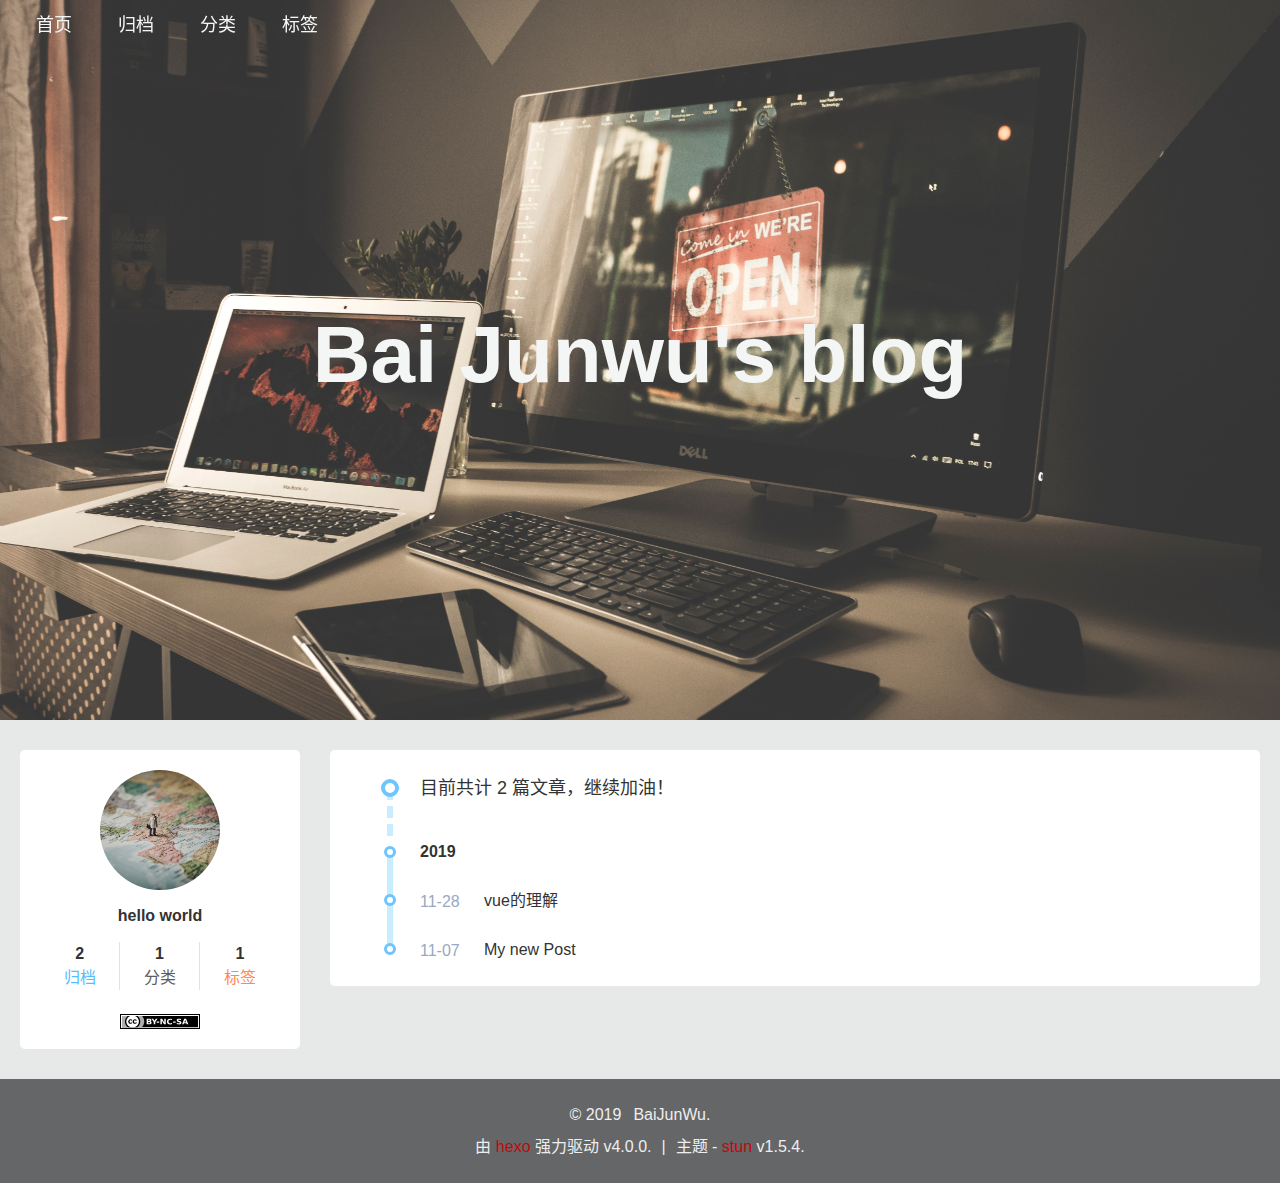
<file: archives/index.html>
<!DOCTYPE html><html lang="zh-CN"><head><link rel=manifest href=/manifest.json><meta charset="UTF-8"><meta http-equiv="X-UA-Compatible" content="IE=edge"><meta name="viewport" content="width=device-width, initial-scale=1"><meta name="format-detection" content="telephone=no"><meta name="apple-mobile-web-app-capable" content="yes"><meta name="apple-mobile-web-app-status-bar-style" content="black"><meta name="keywords" content="BaiJunWu, Bai Junwu's blog"><meta name="description" content=""><title>归档 | Bai Junwu's blog</title><meta name="theme-color" content="#54bcff"><link rel="manifest" href="/manifest.json?v=1.5.4"><link rel="icon" href="/image/images.jpg?v=1.5.4" type="image/png" sizes="16x16"><link rel="icon" href="/image/images.jpg?v=1.5.4" type="image/png" sizes="32x32"><link rel="dns-prefetch" href="https://cdn.jsdelivr.net"><link rel="stylesheet" href="https://cdn.jsdelivr.net/npm/font-awesome@4.7.0/css/font-awesome.min.css" type="text/css"><link rel="stylesheet" href="/css/index.css?v=1.5.4"><script>var Stun = window.Stun || {};
var CONFIG = {
  root: '/',
  algolia: undefined,
  fontawesome: {"prefix":"fa"},
  sidebar: {"offsetTop":"30px","renderTocDepth":4},
  header: {"scrollDownIcon":false},
  back2top: {"enable":true},
  reward: false,
  fancybox: false,
  zoom_image: {"enable":true,"mask_color":"rgba(0,0,0,0.6)"},
  gallery_waterfall: undefined,
  lazyload: {"enable":true,"placeholder":"gif"},
  pjax: {"scrollTo2screen":false},
  external_link: {"icon":{"enable":true,"name":"external-link"}},
  shortcuts: {"switch_post":false},
  prompt: {"copy_success":"复制成功","copy_error":"复制失败","creative_commons":"知识共享","copy_button":"点击复制"}
};

window.CONFIG = CONFIG;</script></head><body><div class="container" id="container"><header class="header" id="header"><div class="header-inner"><nav class="header-nav"><div class="header-nav-inner"><div class="header-nav-btn fa fa-bars"></div><div class="header-nav-menu"><div class="header-nav-menu-item"><a class="header-nav-menu-item__a" href="/"><i class="fa fa-home"></i>首页</a></div><div class="header-nav-menu-item"><a class="header-nav-menu-item__a" href="/archives/"><i class="fa fa-folder-open"></i>归档</a></div><div class="header-nav-menu-item"><a class="header-nav-menu-item__a" href="/categories/"><i class="fa fa-th"></i>分类</a></div><div class="header-nav-menu-item"><a class="header-nav-menu-item__a" href="/tags/"><i class="fa fa-tags"></i>标签</a></div></div></div></nav><div class="header-info"><div class="header-info-inner"><div class="header-info-title">Bai Junwu's blog</div><div class="header-info-subtitle"></div></div></div></div></header><main class="main" id="main"><div class="main-inner"><div class="content-wrap" id="content-wrap"><div class="content"><div class="archive"><div class="archive-total">目前共计 2 篇文章，继续加油！</div><section class="post-timeline"><time class="post-timeline-item year">2019</time><article class="post-timeline-item"><time class="post-timeline-item__time">11-28</time><h2 class="post-timeline-item-title"><a class="post-timeline-item-title__a" href="/2019/11/28/vue%E7%9A%84%E7%90%86%E8%A7%A3/">vue的理解</a></h2></article><article class="post-timeline-item"><time class="post-timeline-item__time">11-07</time><h2 class="post-timeline-item-title"><a class="post-timeline-item-title__a" href="/2019/11/07/My-new-Post/">My new Post</a></h2></article></section></div></div></div><aside class="sidebar" id="sidebar"><div class="sidebar-inner"><section class="sidebar-toc hide"></section><!-- ov = overview --><section class="sidebar-ov"><div class="sidebar-ov-author"><div class="sidebar-ov-author__avatar"><img class="sidebar-ov-author__avatar_img" src="/image/hello_world1.jpg" alt="avatar"></div><p class="sidebar-ov-author__p">hello world</p></div><div class="sidebar-ov-state"><a class="sidebar-ov-state__a posts" href="/archives/"><div class="sidebar-ov-state__a--count">2</div><div class="sidebar-ov-state__a--name">归档</div></a><a class="sidebar-ov-state__a categories" href="/categories/"><div class="sidebar-ov-state__a--count">1</div><div class="sidebar-ov-state__a--name">分类</div></a><a class="sidebar-ov-state__a tags" href="/tags/"><div class="sidebar-ov-state__a--count">1</div><div class="sidebar-ov-state__a--name">标签</div></a></div><div class="sidebar-ov-cc"><a href="https://creativecommons.org/licenses/by-nc-sa/4.0/deed.en" target="_blank" rel="noopener" data-popover="知识共享" data-popover-pos="up"><img src="/images/cc-by-nc-sa.svg" alt="知识共享"></a></div></section></div></aside><div class="clearfix"></div></div></main><footer class="footer" id="footer"><div class="footer-inner"><div><span>&copy; 2019</span><span class="fa fa-heart footer-icon"></span><span>BaiJunWu.</span></div><div><span>由 <a href="http://hexo.io/" title="hexo" target="_blank" rel="noopener">hexo</a> 强力驱动</span><span> v4.0.0.</span><span class="separator">|</span><span>主题 - <a href="https://github.com/liuyib/hexo-theme-stun/" title="stun" target="_blank" rel="noopener">stun</a></span><span> v1.5.4.</span></div></div></footer><div class="loading-bar" id="loading-bar"><div class="progress"></div></div><div class="back2top" id="back2top"><i class="back2top-icon fa fa-rocket"></i></div></div><script src="https://cdn.jsdelivr.net/npm/jquery@v3.4.1/dist/jquery.min.js"></script><script src="https://cdn.jsdelivr.net/npm/velocity-animate@1.5.2/velocity.min.js"></script><script src="https://cdn.jsdelivr.net/npm/velocity-animate@1.5.2/velocity.ui.min.js"></script><script src="https://cdn.jsdelivr.net/gh/theme-next/theme-next-canvas-nest@latest/canvas-nest.min.js" color="0,0,0" opacity="0.6" count="99" zIndex="-1"></script><script src="https://cdn.jsdelivr.net/npm/lazyload@2.0.0-rc.2/lazyload.min.js"></script><script src="https://cdn.jsdelivr.net/npm/pjax@latest/pjax.min.js"></script><script>window.addEventListener('DOMContentLoaded', function () {
  var pjax = new Pjax({"selectors":["head title","#main",".pjax-reload",".header-info"],"history":true,"scrollTo":false,"scrollRestoration":false,"cacheBust":false,"debug":false,"currentUrlFullReload":false,"timeout":0});
  // 加载进度条的计时器
  var loadingTimer = null;

  // 重置页面 Y 方向上的滚动偏移量
  document.addEventListener('pjax:send', function () {
    $('.header-nav-menu').removeClass('show');

    if (CONFIG.pjax.scrollTo2screen) {
      $('html').velocity('scroll', {
        duration: 500,
        offset: $('#header').height(),
        easing: 'easeInOutCubic'
      });
    }

    var loadingBarWidth = 20;
    var MAX_LOADING_WIDTH = 95;

    $('.loading-bar').addClass('loading');
    $('.loading-bar .progress').css('width', loadingBarWidth + '%');

    clearInterval(loadingTimer);
    loadingTimer = setInterval(function () {
      loadingBarWidth += 3;

      if (loadingBarWidth > MAX_LOADING_WIDTH) {
        loadingBarWidth = MAX_LOADING_WIDTH;
      }

      $('.loading-bar .progress').css('width', loadingBarWidth + '%');
    }, 500);
  }, false);

  window.addEventListener('pjax:complete', function () {
    clearInterval(loadingTimer);
    $('.loading-bar .progress').css('width', '100%');
    $('.loading-bar').removeClass('loading');
    setTimeout(function () {
      $('.loading-bar .progress').css('width', '0');
    }, 400);

    $('link[rel=prefetch], script[data-pjax-rm]').each(function () {
      $(this).remove();
    });

    $('script[data-pjax], #pjax-reload script').each(function () {
      $(this).parent().append($(this).remove());
    });

    Stun.utils.pjaxReloadBoot();
    Stun.utils.pjaxReloadScroll();
    Stun.utils.pjaxReloadHeader();
    Stun.utils.pjaxReloadSidebar();
  }, false);
}, false);</script><div id="pjax-reload"><script src="https://cdn.jsdelivr.net/npm/quicklink@1.0.1/dist/quicklink.umd.js"></script><script>function initQuicklink() {
  quicklink({
    timeout: '10000',
    priority: 'true',
    ignores: [uri => uri.includes('#'), uri => uri === 'http://yoursite.com/archives/', /\/api\/?/,uri => uri.includes('.xml'),uri => uri.includes('.zip'),(uri, el) => el.hasAttribute('nofollow'),(uri, el) => el.hasAttribute('noprefetch')]
  });
}

if (true || false) {
  initQuicklink();
} else {
  window.addEventListener('DOMContentLoaded', initQuicklink, false);
}</script></div><script src="/js/utils.js?v=1.5.4"></script><script src="/js/stun-boot.js?v=1.5.4"></script><script src="/js/scroll.js?v=1.5.4"></script><script src="/js/header.js?v=1.5.4"></script><script src="/js/sidebar.js?v=1.5.4"></script><script>if ('serviceWorker' in navigator) {
  navigator.serviceWorker.register('/sw.js?t=1574921621113')
    .then(function () {console.log('ServiceWorker Register Successfully.')})
    .catch(function (e) {console.error(e)});
}
</script></body></html>
</file>
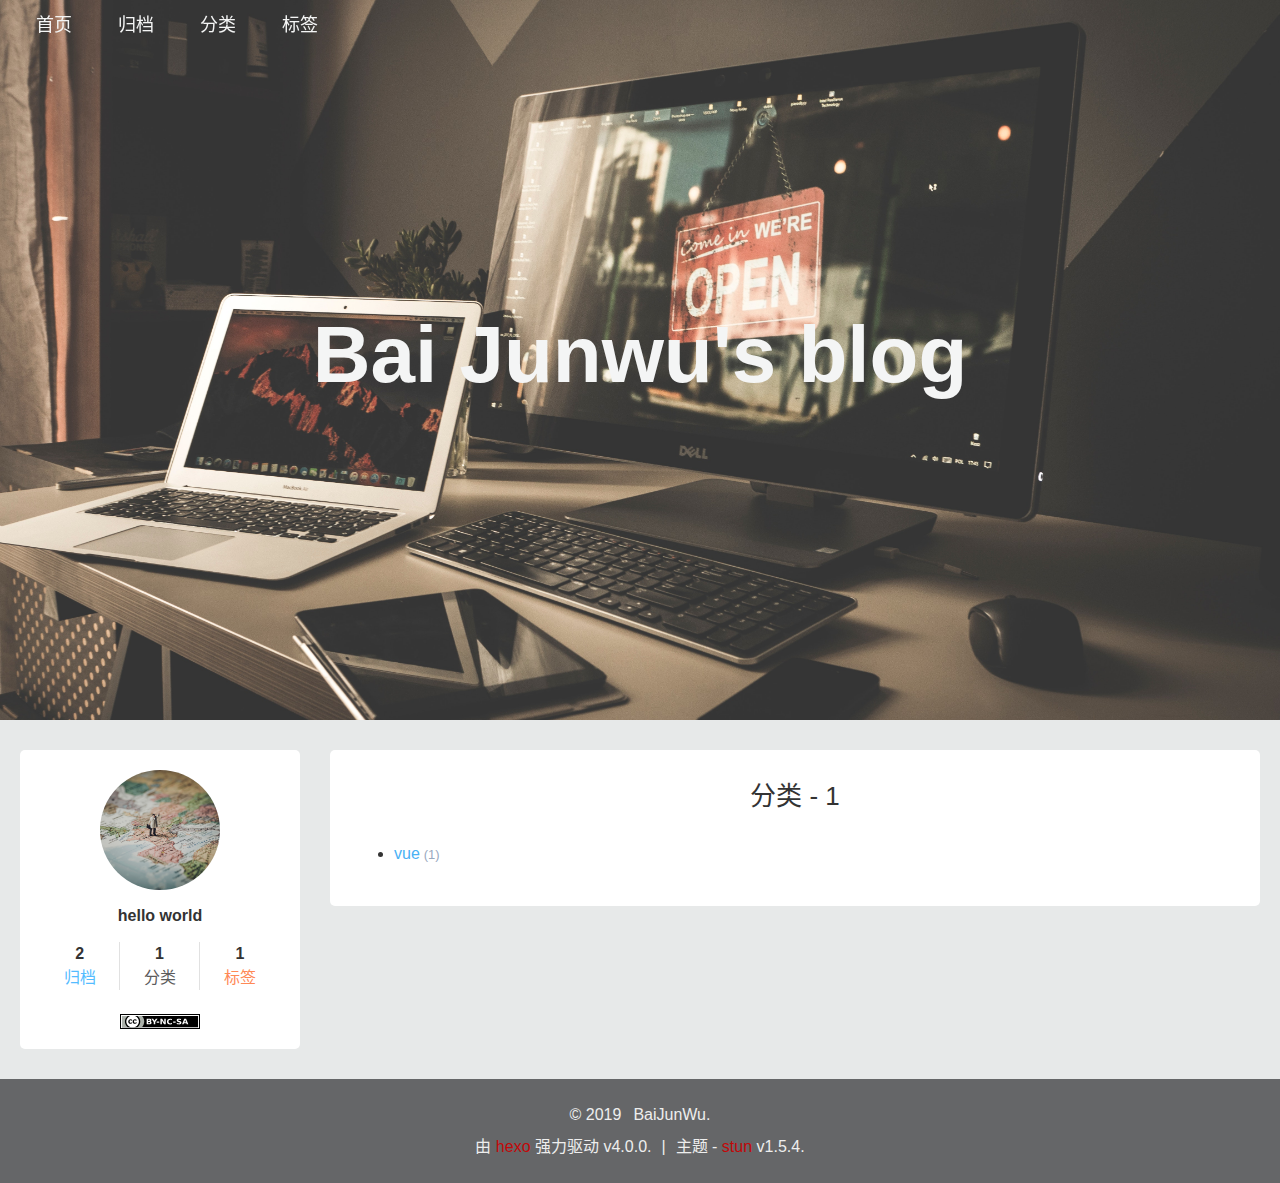
<file: categories/index.html>
<!DOCTYPE html><html lang="zh-CN"><head><link rel=manifest href=/manifest.json><meta charset="UTF-8"><meta http-equiv="X-UA-Compatible" content="IE=edge"><meta name="viewport" content="width=device-width, initial-scale=1"><meta name="format-detection" content="telephone=no"><meta name="apple-mobile-web-app-capable" content="yes"><meta name="apple-mobile-web-app-status-bar-style" content="black"><meta name="keywords" content="BaiJunWu, Bai Junwu's blog"><meta name="description" content=""><title>分类 | Bai Junwu's blog</title><meta name="theme-color" content="#54bcff"><link rel="manifest" href="/manifest.json?v=1.5.4"><link rel="icon" href="/image/images.jpg?v=1.5.4" type="image/png" sizes="16x16"><link rel="icon" href="/image/images.jpg?v=1.5.4" type="image/png" sizes="32x32"><link rel="dns-prefetch" href="https://cdn.jsdelivr.net"><link rel="stylesheet" href="https://cdn.jsdelivr.net/npm/font-awesome@4.7.0/css/font-awesome.min.css" type="text/css"><link rel="stylesheet" href="/css/index.css?v=1.5.4"><script>var Stun = window.Stun || {};
var CONFIG = {
  root: '/',
  algolia: undefined,
  fontawesome: {"prefix":"fa"},
  sidebar: {"offsetTop":"30px","renderTocDepth":4},
  header: {"scrollDownIcon":false},
  back2top: {"enable":true},
  reward: false,
  fancybox: false,
  zoom_image: {"enable":true,"mask_color":"rgba(0,0,0,0.6)"},
  gallery_waterfall: undefined,
  lazyload: {"enable":true,"placeholder":"gif"},
  pjax: {"scrollTo2screen":false},
  external_link: {"icon":{"enable":true,"name":"external-link"}},
  shortcuts: {"switch_post":false},
  prompt: {"copy_success":"复制成功","copy_error":"复制失败","creative_commons":"知识共享","copy_button":"点击复制"}
};

window.CONFIG = CONFIG;</script></head><body><div class="container" id="container"><header class="header" id="header"><div class="header-inner"><nav class="header-nav"><div class="header-nav-inner"><div class="header-nav-btn fa fa-bars"></div><div class="header-nav-menu"><div class="header-nav-menu-item"><a class="header-nav-menu-item__a" href="/"><i class="fa fa-home"></i>首页</a></div><div class="header-nav-menu-item"><a class="header-nav-menu-item__a" href="/archives/"><i class="fa fa-folder-open"></i>归档</a></div><div class="header-nav-menu-item"><a class="header-nav-menu-item__a" href="/categories/"><i class="fa fa-th"></i>分类</a></div><div class="header-nav-menu-item"><a class="header-nav-menu-item__a" href="/tags/"><i class="fa fa-tags"></i>标签</a></div></div></div></nav><div class="header-info"><div class="header-info-inner"><div class="header-info-title">Bai Junwu's blog</div><div class="header-info-subtitle"></div></div></div></div></header><main class="main" id="main"><div class="main-inner"><div class="content-wrap" id="content-wrap"><div class="content"><div class="category"><div class="category-total">分类 - <span>1</span></div><ul class="category-list"><li class="category-list-item"><a class="category-list-link" href="/categories/vue/">vue</a><span class="category-list-count">1</span></li></ul></div></div></div><aside class="sidebar" id="sidebar"><div class="sidebar-inner"><section class="sidebar-toc hide"></section><!-- ov = overview --><section class="sidebar-ov"><div class="sidebar-ov-author"><div class="sidebar-ov-author__avatar"><img class="sidebar-ov-author__avatar_img" src="/image/hello_world1.jpg" alt="avatar"></div><p class="sidebar-ov-author__p">hello world</p></div><div class="sidebar-ov-state"><a class="sidebar-ov-state__a posts" href="/archives/"><div class="sidebar-ov-state__a--count">2</div><div class="sidebar-ov-state__a--name">归档</div></a><a class="sidebar-ov-state__a categories" href="/categories/"><div class="sidebar-ov-state__a--count">1</div><div class="sidebar-ov-state__a--name">分类</div></a><a class="sidebar-ov-state__a tags" href="/tags/"><div class="sidebar-ov-state__a--count">1</div><div class="sidebar-ov-state__a--name">标签</div></a></div><div class="sidebar-ov-cc"><a href="https://creativecommons.org/licenses/by-nc-sa/4.0/deed.en" target="_blank" rel="noopener" data-popover="知识共享" data-popover-pos="up"><img src="/images/cc-by-nc-sa.svg" alt="知识共享"></a></div></section></div></aside><div class="clearfix"></div></div></main><footer class="footer" id="footer"><div class="footer-inner"><div><span>&copy; 2019</span><span class="fa fa-heart footer-icon"></span><span>BaiJunWu.</span></div><div><span>由 <a href="http://hexo.io/" title="hexo" target="_blank" rel="noopener">hexo</a> 强力驱动</span><span> v4.0.0.</span><span class="separator">|</span><span>主题 - <a href="https://github.com/liuyib/hexo-theme-stun/" title="stun" target="_blank" rel="noopener">stun</a></span><span> v1.5.4.</span></div></div></footer><div class="loading-bar" id="loading-bar"><div class="progress"></div></div><div class="back2top" id="back2top"><i class="back2top-icon fa fa-rocket"></i></div></div><script src="https://cdn.jsdelivr.net/npm/jquery@v3.4.1/dist/jquery.min.js"></script><script src="https://cdn.jsdelivr.net/npm/velocity-animate@1.5.2/velocity.min.js"></script><script src="https://cdn.jsdelivr.net/npm/velocity-animate@1.5.2/velocity.ui.min.js"></script><script src="https://cdn.jsdelivr.net/gh/theme-next/theme-next-canvas-nest@latest/canvas-nest.min.js" color="0,0,0" opacity="0.6" count="99" zIndex="-1"></script><script src="https://cdn.jsdelivr.net/npm/lazyload@2.0.0-rc.2/lazyload.min.js"></script><script src="https://cdn.jsdelivr.net/npm/pjax@latest/pjax.min.js"></script><script>window.addEventListener('DOMContentLoaded', function () {
  var pjax = new Pjax({"selectors":["head title","#main",".pjax-reload",".header-info"],"history":true,"scrollTo":false,"scrollRestoration":false,"cacheBust":false,"debug":false,"currentUrlFullReload":false,"timeout":0});
  // 加载进度条的计时器
  var loadingTimer = null;

  // 重置页面 Y 方向上的滚动偏移量
  document.addEventListener('pjax:send', function () {
    $('.header-nav-menu').removeClass('show');

    if (CONFIG.pjax.scrollTo2screen) {
      $('html').velocity('scroll', {
        duration: 500,
        offset: $('#header').height(),
        easing: 'easeInOutCubic'
      });
    }

    var loadingBarWidth = 20;
    var MAX_LOADING_WIDTH = 95;

    $('.loading-bar').addClass('loading');
    $('.loading-bar .progress').css('width', loadingBarWidth + '%');

    clearInterval(loadingTimer);
    loadingTimer = setInterval(function () {
      loadingBarWidth += 3;

      if (loadingBarWidth > MAX_LOADING_WIDTH) {
        loadingBarWidth = MAX_LOADING_WIDTH;
      }

      $('.loading-bar .progress').css('width', loadingBarWidth + '%');
    }, 500);
  }, false);

  window.addEventListener('pjax:complete', function () {
    clearInterval(loadingTimer);
    $('.loading-bar .progress').css('width', '100%');
    $('.loading-bar').removeClass('loading');
    setTimeout(function () {
      $('.loading-bar .progress').css('width', '0');
    }, 400);

    $('link[rel=prefetch], script[data-pjax-rm]').each(function () {
      $(this).remove();
    });

    $('script[data-pjax], #pjax-reload script').each(function () {
      $(this).parent().append($(this).remove());
    });

    Stun.utils.pjaxReloadBoot();
    Stun.utils.pjaxReloadScroll();
    Stun.utils.pjaxReloadHeader();
    Stun.utils.pjaxReloadSidebar();
  }, false);
}, false);</script><div id="pjax-reload"><script src="https://cdn.jsdelivr.net/npm/quicklink@1.0.1/dist/quicklink.umd.js"></script><script>function initQuicklink() {
  quicklink({
    timeout: '10000',
    priority: 'true',
    ignores: [uri => uri.includes('#'), uri => uri === 'http://yoursite.com/categories/', /\/api\/?/,uri => uri.includes('.xml'),uri => uri.includes('.zip'),(uri, el) => el.hasAttribute('nofollow'),(uri, el) => el.hasAttribute('noprefetch')]
  });
}

if (true || false) {
  initQuicklink();
} else {
  window.addEventListener('DOMContentLoaded', initQuicklink, false);
}</script></div><script src="/js/utils.js?v=1.5.4"></script><script src="/js/stun-boot.js?v=1.5.4"></script><script src="/js/scroll.js?v=1.5.4"></script><script src="/js/header.js?v=1.5.4"></script><script src="/js/sidebar.js?v=1.5.4"></script><script>if ('serviceWorker' in navigator) {
  navigator.serviceWorker.register('/sw.js?t=1574921621113')
    .then(function () {console.log('ServiceWorker Register Successfully.')})
    .catch(function (e) {console.error(e)});
}
</script></body></html>
</file>
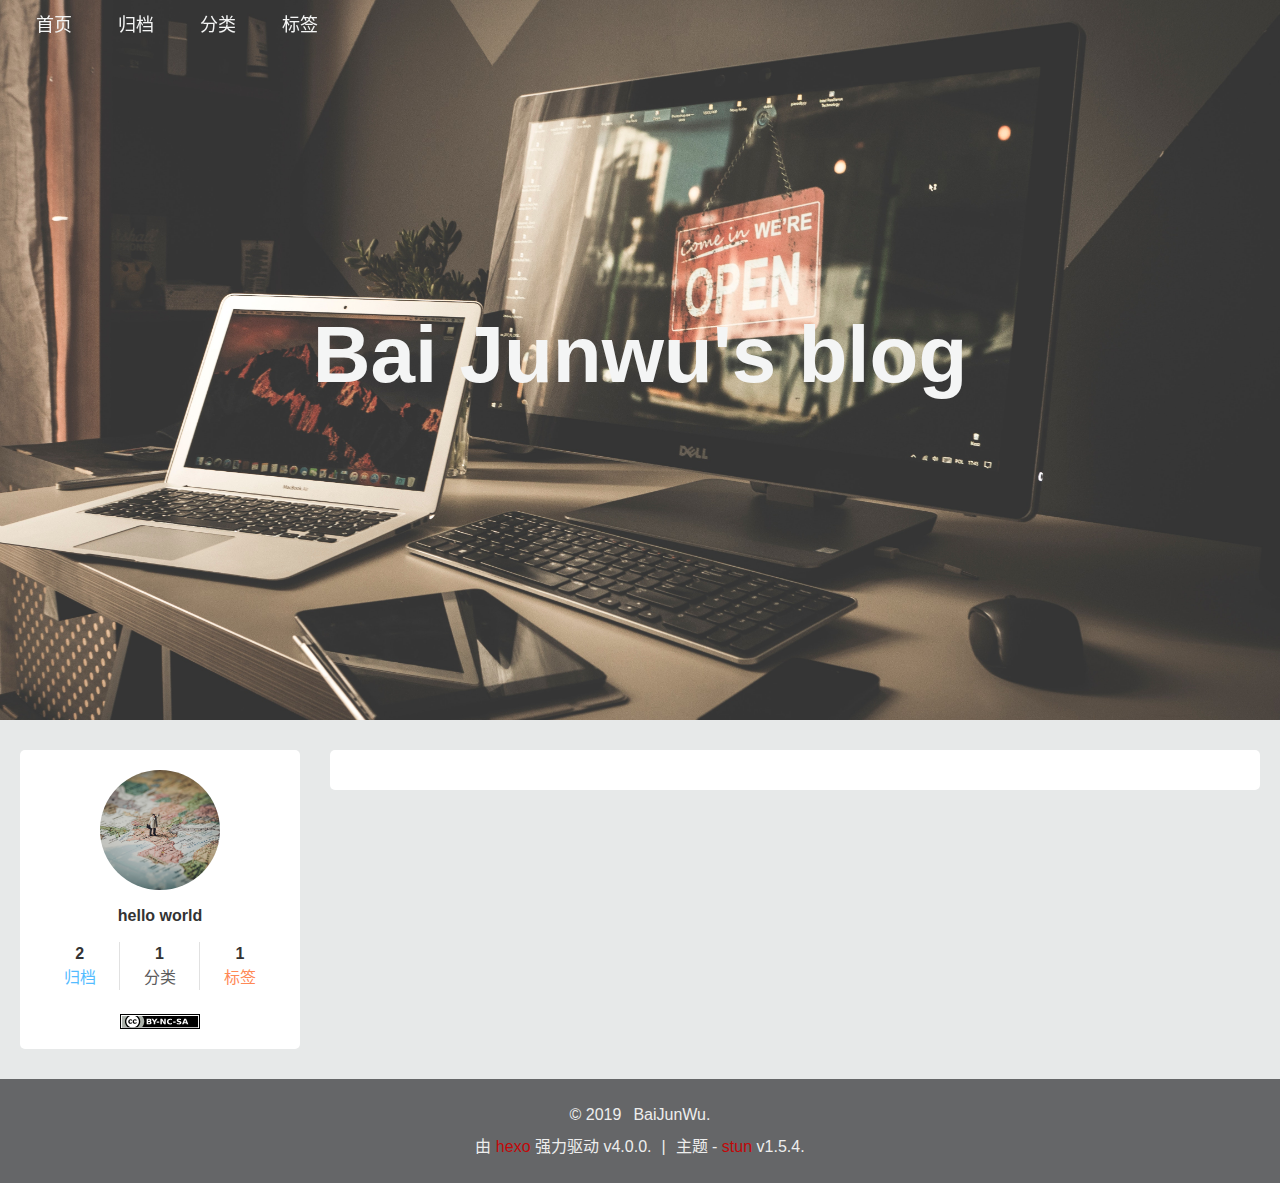
<file: reading/index.html>
<!DOCTYPE html><html lang="zh-CN"><head><link rel=manifest href=/manifest.json><meta charset="UTF-8"><meta http-equiv="X-UA-Compatible" content="IE=edge"><meta name="viewport" content="width=device-width, initial-scale=1"><meta name="format-detection" content="telephone=no"><meta name="apple-mobile-web-app-capable" content="yes"><meta name="apple-mobile-web-app-status-bar-style" content="black"><meta name="keywords" content="BaiJunWu, Bai Junwu's blog"><meta name="description" content=""><title>reading | Bai Junwu's blog</title><meta name="theme-color" content="#54bcff"><link rel="manifest" href="/manifest.json?v=1.5.4"><link rel="icon" href="/image/images.jpg?v=1.5.4" type="image/png" sizes="16x16"><link rel="icon" href="/image/images.jpg?v=1.5.4" type="image/png" sizes="32x32"><link rel="dns-prefetch" href="https://cdn.jsdelivr.net"><link rel="stylesheet" href="https://cdn.jsdelivr.net/npm/font-awesome@4.7.0/css/font-awesome.min.css" type="text/css"><link rel="stylesheet" href="/css/index.css?v=1.5.4"><script>var Stun = window.Stun || {};
var CONFIG = {
  root: '/',
  algolia: undefined,
  fontawesome: {"prefix":"fa"},
  sidebar: {"offsetTop":"30px","renderTocDepth":4},
  header: {"scrollDownIcon":false},
  back2top: {"enable":true},
  reward: false,
  fancybox: false,
  zoom_image: {"enable":true,"mask_color":"rgba(0,0,0,0.6)"},
  gallery_waterfall: undefined,
  lazyload: {"enable":true,"placeholder":"gif"},
  pjax: {"scrollTo2screen":false},
  external_link: {"icon":{"enable":true,"name":"external-link"}},
  shortcuts: {"switch_post":false},
  prompt: {"copy_success":"复制成功","copy_error":"复制失败","creative_commons":"知识共享","copy_button":"点击复制"}
};

window.CONFIG = CONFIG;</script></head><body><div class="container" id="container"><header class="header" id="header"><div class="header-inner"><nav class="header-nav"><div class="header-nav-inner"><div class="header-nav-btn fa fa-bars"></div><div class="header-nav-menu"><div class="header-nav-menu-item"><a class="header-nav-menu-item__a" href="/"><i class="fa fa-home"></i>首页</a></div><div class="header-nav-menu-item"><a class="header-nav-menu-item__a" href="/archives/"><i class="fa fa-folder-open"></i>归档</a></div><div class="header-nav-menu-item"><a class="header-nav-menu-item__a" href="/categories/"><i class="fa fa-th"></i>分类</a></div><div class="header-nav-menu-item"><a class="header-nav-menu-item__a" href="/tags/"><i class="fa fa-tags"></i>标签</a></div></div></div></nav><div class="header-info"><div class="header-info-inner"><div class="header-info-title">Bai Junwu's blog</div><div class="header-info-subtitle"></div></div></div></div></header><main class="main" id="main"><div class="main-inner"><div class="content-wrap" id="content-wrap"><div class="content"><div class="custom-page"></div></div></div><aside class="sidebar" id="sidebar"><div class="sidebar-inner"><section class="sidebar-toc hide"></section><!-- ov = overview --><section class="sidebar-ov"><div class="sidebar-ov-author"><div class="sidebar-ov-author__avatar"><img class="sidebar-ov-author__avatar_img" src="/image/hello_world1.jpg" alt="avatar"></div><p class="sidebar-ov-author__p">hello world</p></div><div class="sidebar-ov-state"><a class="sidebar-ov-state__a posts" href="/archives/"><div class="sidebar-ov-state__a--count">2</div><div class="sidebar-ov-state__a--name">归档</div></a><a class="sidebar-ov-state__a categories" href="/categories/"><div class="sidebar-ov-state__a--count">1</div><div class="sidebar-ov-state__a--name">分类</div></a><a class="sidebar-ov-state__a tags" href="/tags/"><div class="sidebar-ov-state__a--count">1</div><div class="sidebar-ov-state__a--name">标签</div></a></div><div class="sidebar-ov-cc"><a href="https://creativecommons.org/licenses/by-nc-sa/4.0/deed.en" target="_blank" rel="noopener" data-popover="知识共享" data-popover-pos="up"><img src="/images/cc-by-nc-sa.svg" alt="知识共享"></a></div></section></div></aside><div class="clearfix"></div></div></main><footer class="footer" id="footer"><div class="footer-inner"><div><span>&copy; 2019</span><span class="fa fa-heart footer-icon"></span><span>BaiJunWu.</span></div><div><span>由 <a href="http://hexo.io/" title="hexo" target="_blank" rel="noopener">hexo</a> 强力驱动</span><span> v4.0.0.</span><span class="separator">|</span><span>主题 - <a href="https://github.com/liuyib/hexo-theme-stun/" title="stun" target="_blank" rel="noopener">stun</a></span><span> v1.5.4.</span></div></div></footer><div class="loading-bar" id="loading-bar"><div class="progress"></div></div><div class="back2top" id="back2top"><i class="back2top-icon fa fa-rocket"></i></div></div><script src="https://cdn.jsdelivr.net/npm/jquery@v3.4.1/dist/jquery.min.js"></script><script src="https://cdn.jsdelivr.net/npm/velocity-animate@1.5.2/velocity.min.js"></script><script src="https://cdn.jsdelivr.net/npm/velocity-animate@1.5.2/velocity.ui.min.js"></script><script src="https://cdn.jsdelivr.net/gh/theme-next/theme-next-canvas-nest@latest/canvas-nest.min.js" color="0,0,0" opacity="0.6" count="99" zIndex="-1"></script><script src="https://cdn.jsdelivr.net/npm/lazyload@2.0.0-rc.2/lazyload.min.js"></script><script src="https://cdn.jsdelivr.net/npm/pjax@latest/pjax.min.js"></script><script>window.addEventListener('DOMContentLoaded', function () {
  var pjax = new Pjax({"selectors":["head title","#main",".pjax-reload",".header-info"],"history":true,"scrollTo":false,"scrollRestoration":false,"cacheBust":false,"debug":false,"currentUrlFullReload":false,"timeout":0});
  // 加载进度条的计时器
  var loadingTimer = null;

  // 重置页面 Y 方向上的滚动偏移量
  document.addEventListener('pjax:send', function () {
    $('.header-nav-menu').removeClass('show');

    if (CONFIG.pjax.scrollTo2screen) {
      $('html').velocity('scroll', {
        duration: 500,
        offset: $('#header').height(),
        easing: 'easeInOutCubic'
      });
    }

    var loadingBarWidth = 20;
    var MAX_LOADING_WIDTH = 95;

    $('.loading-bar').addClass('loading');
    $('.loading-bar .progress').css('width', loadingBarWidth + '%');

    clearInterval(loadingTimer);
    loadingTimer = setInterval(function () {
      loadingBarWidth += 3;

      if (loadingBarWidth > MAX_LOADING_WIDTH) {
        loadingBarWidth = MAX_LOADING_WIDTH;
      }

      $('.loading-bar .progress').css('width', loadingBarWidth + '%');
    }, 500);
  }, false);

  window.addEventListener('pjax:complete', function () {
    clearInterval(loadingTimer);
    $('.loading-bar .progress').css('width', '100%');
    $('.loading-bar').removeClass('loading');
    setTimeout(function () {
      $('.loading-bar .progress').css('width', '0');
    }, 400);

    $('link[rel=prefetch], script[data-pjax-rm]').each(function () {
      $(this).remove();
    });

    $('script[data-pjax], #pjax-reload script').each(function () {
      $(this).parent().append($(this).remove());
    });

    Stun.utils.pjaxReloadBoot();
    Stun.utils.pjaxReloadScroll();
    Stun.utils.pjaxReloadHeader();
    Stun.utils.pjaxReloadSidebar();
  }, false);
}, false);</script><div id="pjax-reload"><script src="https://cdn.jsdelivr.net/npm/quicklink@1.0.1/dist/quicklink.umd.js"></script><script>function initQuicklink() {
  quicklink({
    timeout: '10000',
    priority: 'true',
    ignores: [uri => uri.includes('#'), uri => uri === 'http://yoursite.com/reading/', /\/api\/?/,uri => uri.includes('.xml'),uri => uri.includes('.zip'),(uri, el) => el.hasAttribute('nofollow'),(uri, el) => el.hasAttribute('noprefetch')]
  });
}

if (true || false) {
  initQuicklink();
} else {
  window.addEventListener('DOMContentLoaded', initQuicklink, false);
}</script></div><script src="/js/utils.js?v=1.5.4"></script><script src="/js/stun-boot.js?v=1.5.4"></script><script src="/js/scroll.js?v=1.5.4"></script><script src="/js/header.js?v=1.5.4"></script><script src="/js/sidebar.js?v=1.5.4"></script><script>if ('serviceWorker' in navigator) {
  navigator.serviceWorker.register('/sw.js?t=1574921621113')
    .then(function () {console.log('ServiceWorker Register Successfully.')})
    .catch(function (e) {console.error(e)});
}
</script></body></html>
</file>
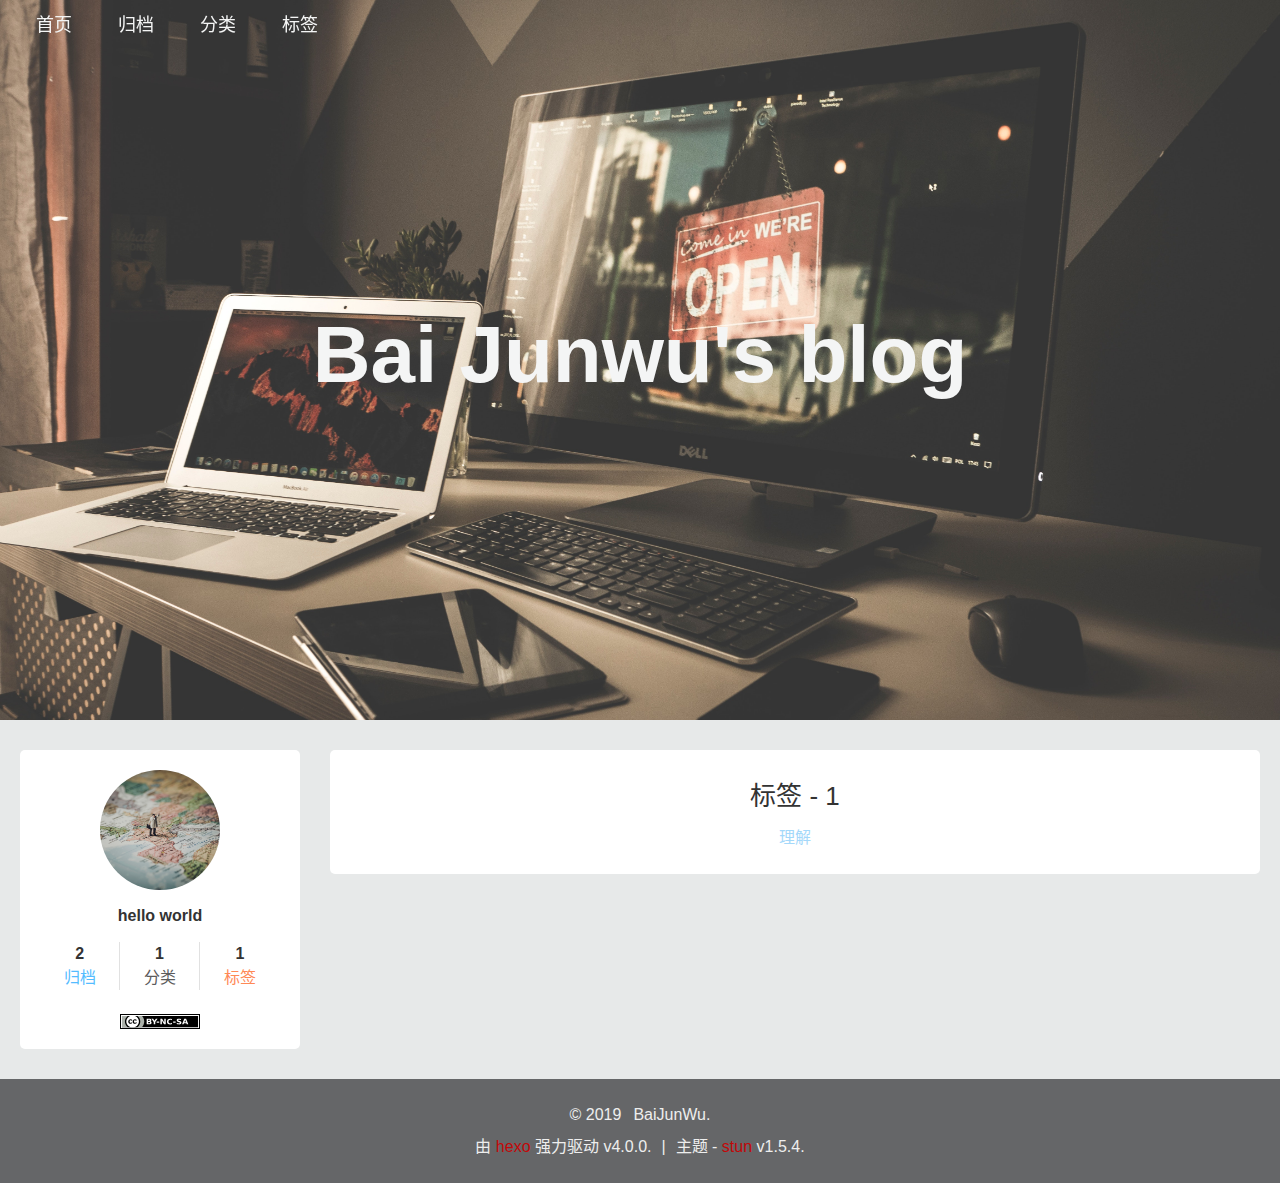
<file: tags/index.html>
<!DOCTYPE html><html lang="zh-CN"><head><link rel=manifest href=/manifest.json><meta charset="UTF-8"><meta http-equiv="X-UA-Compatible" content="IE=edge"><meta name="viewport" content="width=device-width, initial-scale=1"><meta name="format-detection" content="telephone=no"><meta name="apple-mobile-web-app-capable" content="yes"><meta name="apple-mobile-web-app-status-bar-style" content="black"><meta name="keywords" content="BaiJunWu, Bai Junwu's blog"><meta name="description" content=""><title>标签 | Bai Junwu's blog</title><meta name="theme-color" content="#54bcff"><link rel="manifest" href="/manifest.json?v=1.5.4"><link rel="icon" href="/image/images.jpg?v=1.5.4" type="image/png" sizes="16x16"><link rel="icon" href="/image/images.jpg?v=1.5.4" type="image/png" sizes="32x32"><link rel="dns-prefetch" href="https://cdn.jsdelivr.net"><link rel="stylesheet" href="https://cdn.jsdelivr.net/npm/font-awesome@4.7.0/css/font-awesome.min.css" type="text/css"><link rel="stylesheet" href="/css/index.css?v=1.5.4"><script>var Stun = window.Stun || {};
var CONFIG = {
  root: '/',
  algolia: undefined,
  fontawesome: {"prefix":"fa"},
  sidebar: {"offsetTop":"30px","renderTocDepth":4},
  header: {"scrollDownIcon":false},
  back2top: {"enable":true},
  reward: false,
  fancybox: false,
  zoom_image: {"enable":true,"mask_color":"rgba(0,0,0,0.6)"},
  gallery_waterfall: undefined,
  lazyload: {"enable":true,"placeholder":"gif"},
  pjax: {"scrollTo2screen":false},
  external_link: {"icon":{"enable":true,"name":"external-link"}},
  shortcuts: {"switch_post":false},
  prompt: {"copy_success":"复制成功","copy_error":"复制失败","creative_commons":"知识共享","copy_button":"点击复制"}
};

window.CONFIG = CONFIG;</script></head><body><div class="container" id="container"><header class="header" id="header"><div class="header-inner"><nav class="header-nav"><div class="header-nav-inner"><div class="header-nav-btn fa fa-bars"></div><div class="header-nav-menu"><div class="header-nav-menu-item"><a class="header-nav-menu-item__a" href="/"><i class="fa fa-home"></i>首页</a></div><div class="header-nav-menu-item"><a class="header-nav-menu-item__a" href="/archives/"><i class="fa fa-folder-open"></i>归档</a></div><div class="header-nav-menu-item"><a class="header-nav-menu-item__a" href="/categories/"><i class="fa fa-th"></i>分类</a></div><div class="header-nav-menu-item"><a class="header-nav-menu-item__a" href="/tags/"><i class="fa fa-tags"></i>标签</a></div></div></div></nav><div class="header-info"><div class="header-info-inner"><div class="header-info-title">Bai Junwu's blog</div><div class="header-info-subtitle"></div></div></div></div></header><main class="main" id="main"><div class="main-inner"><div class="content-wrap" id="content-wrap"><div class="content"><div class="tagcloud"><div class="tagcloud-total">标签 - <span>1</span></div><div class="tagcloud-item"><a href="/tags/%E7%90%86%E8%A7%A3/" style="font-size: 16px; color: #a4d8fa">理解</a></div></div></div></div><aside class="sidebar" id="sidebar"><div class="sidebar-inner"><section class="sidebar-toc hide"></section><!-- ov = overview --><section class="sidebar-ov"><div class="sidebar-ov-author"><div class="sidebar-ov-author__avatar"><img class="sidebar-ov-author__avatar_img" src="/image/hello_world1.jpg" alt="avatar"></div><p class="sidebar-ov-author__p">hello world</p></div><div class="sidebar-ov-state"><a class="sidebar-ov-state__a posts" href="/archives/"><div class="sidebar-ov-state__a--count">2</div><div class="sidebar-ov-state__a--name">归档</div></a><a class="sidebar-ov-state__a categories" href="/categories/"><div class="sidebar-ov-state__a--count">1</div><div class="sidebar-ov-state__a--name">分类</div></a><a class="sidebar-ov-state__a tags" href="/tags/"><div class="sidebar-ov-state__a--count">1</div><div class="sidebar-ov-state__a--name">标签</div></a></div><div class="sidebar-ov-cc"><a href="https://creativecommons.org/licenses/by-nc-sa/4.0/deed.en" target="_blank" rel="noopener" data-popover="知识共享" data-popover-pos="up"><img src="/images/cc-by-nc-sa.svg" alt="知识共享"></a></div></section></div></aside><div class="clearfix"></div></div></main><footer class="footer" id="footer"><div class="footer-inner"><div><span>&copy; 2019</span><span class="fa fa-heart footer-icon"></span><span>BaiJunWu.</span></div><div><span>由 <a href="http://hexo.io/" title="hexo" target="_blank" rel="noopener">hexo</a> 强力驱动</span><span> v4.0.0.</span><span class="separator">|</span><span>主题 - <a href="https://github.com/liuyib/hexo-theme-stun/" title="stun" target="_blank" rel="noopener">stun</a></span><span> v1.5.4.</span></div></div></footer><div class="loading-bar" id="loading-bar"><div class="progress"></div></div><div class="back2top" id="back2top"><i class="back2top-icon fa fa-rocket"></i></div></div><script src="https://cdn.jsdelivr.net/npm/jquery@v3.4.1/dist/jquery.min.js"></script><script src="https://cdn.jsdelivr.net/npm/velocity-animate@1.5.2/velocity.min.js"></script><script src="https://cdn.jsdelivr.net/npm/velocity-animate@1.5.2/velocity.ui.min.js"></script><script src="https://cdn.jsdelivr.net/gh/theme-next/theme-next-canvas-nest@latest/canvas-nest.min.js" color="0,0,0" opacity="0.6" count="99" zIndex="-1"></script><script src="https://cdn.jsdelivr.net/npm/lazyload@2.0.0-rc.2/lazyload.min.js"></script><script src="https://cdn.jsdelivr.net/npm/pjax@latest/pjax.min.js"></script><script>window.addEventListener('DOMContentLoaded', function () {
  var pjax = new Pjax({"selectors":["head title","#main",".pjax-reload",".header-info"],"history":true,"scrollTo":false,"scrollRestoration":false,"cacheBust":false,"debug":false,"currentUrlFullReload":false,"timeout":0});
  // 加载进度条的计时器
  var loadingTimer = null;

  // 重置页面 Y 方向上的滚动偏移量
  document.addEventListener('pjax:send', function () {
    $('.header-nav-menu').removeClass('show');

    if (CONFIG.pjax.scrollTo2screen) {
      $('html').velocity('scroll', {
        duration: 500,
        offset: $('#header').height(),
        easing: 'easeInOutCubic'
      });
    }

    var loadingBarWidth = 20;
    var MAX_LOADING_WIDTH = 95;

    $('.loading-bar').addClass('loading');
    $('.loading-bar .progress').css('width', loadingBarWidth + '%');

    clearInterval(loadingTimer);
    loadingTimer = setInterval(function () {
      loadingBarWidth += 3;

      if (loadingBarWidth > MAX_LOADING_WIDTH) {
        loadingBarWidth = MAX_LOADING_WIDTH;
      }

      $('.loading-bar .progress').css('width', loadingBarWidth + '%');
    }, 500);
  }, false);

  window.addEventListener('pjax:complete', function () {
    clearInterval(loadingTimer);
    $('.loading-bar .progress').css('width', '100%');
    $('.loading-bar').removeClass('loading');
    setTimeout(function () {
      $('.loading-bar .progress').css('width', '0');
    }, 400);

    $('link[rel=prefetch], script[data-pjax-rm]').each(function () {
      $(this).remove();
    });

    $('script[data-pjax], #pjax-reload script').each(function () {
      $(this).parent().append($(this).remove());
    });

    Stun.utils.pjaxReloadBoot();
    Stun.utils.pjaxReloadScroll();
    Stun.utils.pjaxReloadHeader();
    Stun.utils.pjaxReloadSidebar();
  }, false);
}, false);</script><div id="pjax-reload"><script src="https://cdn.jsdelivr.net/npm/quicklink@1.0.1/dist/quicklink.umd.js"></script><script>function initQuicklink() {
  quicklink({
    timeout: '10000',
    priority: 'true',
    ignores: [uri => uri.includes('#'), uri => uri === 'http://yoursite.com/tags/', /\/api\/?/,uri => uri.includes('.xml'),uri => uri.includes('.zip'),(uri, el) => el.hasAttribute('nofollow'),(uri, el) => el.hasAttribute('noprefetch')]
  });
}

if (true || false) {
  initQuicklink();
} else {
  window.addEventListener('DOMContentLoaded', initQuicklink, false);
}</script></div><script src="/js/utils.js?v=1.5.4"></script><script src="/js/stun-boot.js?v=1.5.4"></script><script src="/js/scroll.js?v=1.5.4"></script><script src="/js/header.js?v=1.5.4"></script><script src="/js/sidebar.js?v=1.5.4"></script><script>if ('serviceWorker' in navigator) {
  navigator.serviceWorker.register('/sw.js?t=1574921621113')
    .then(function () {console.log('ServiceWorker Register Successfully.')})
    .catch(function (e) {console.error(e)});
}
</script></body></html>
</file>
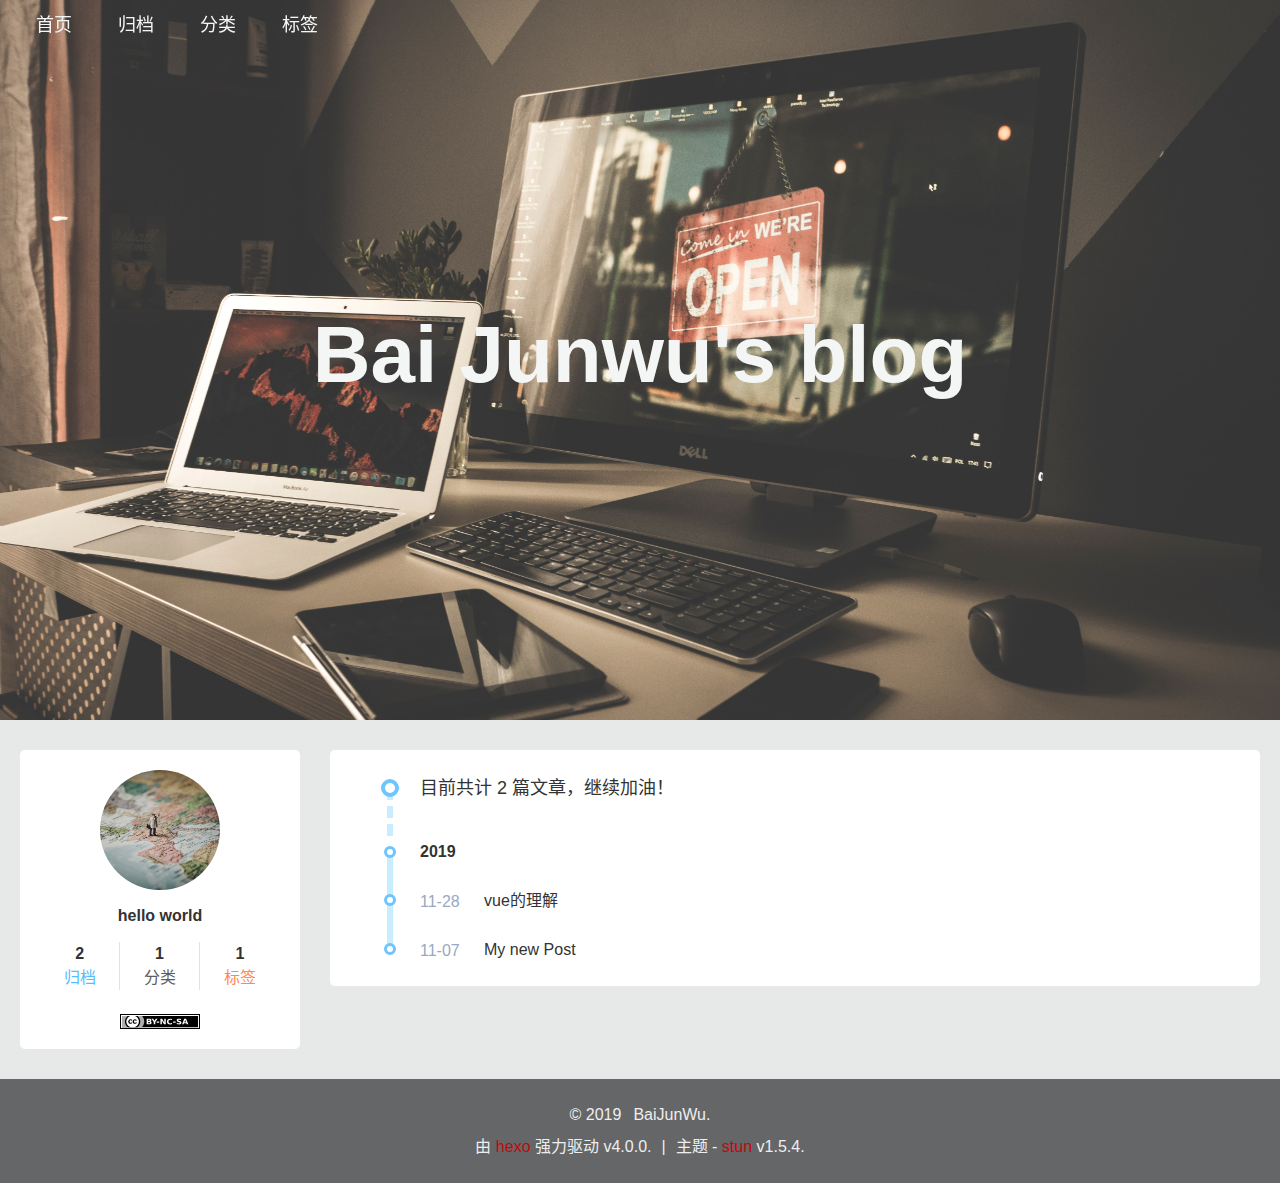
<file: archives/2019/index.html>
<!DOCTYPE html><html lang="zh-CN"><head><link rel=manifest href=/manifest.json><meta charset="UTF-8"><meta http-equiv="X-UA-Compatible" content="IE=edge"><meta name="viewport" content="width=device-width, initial-scale=1"><meta name="format-detection" content="telephone=no"><meta name="apple-mobile-web-app-capable" content="yes"><meta name="apple-mobile-web-app-status-bar-style" content="black"><meta name="keywords" content="BaiJunWu, Bai Junwu's blog"><meta name="description" content=""><title>归档 | Bai Junwu's blog</title><meta name="theme-color" content="#54bcff"><link rel="manifest" href="/manifest.json?v=1.5.4"><link rel="icon" href="/image/images.jpg?v=1.5.4" type="image/png" sizes="16x16"><link rel="icon" href="/image/images.jpg?v=1.5.4" type="image/png" sizes="32x32"><link rel="dns-prefetch" href="https://cdn.jsdelivr.net"><link rel="stylesheet" href="https://cdn.jsdelivr.net/npm/font-awesome@4.7.0/css/font-awesome.min.css" type="text/css"><link rel="stylesheet" href="/css/index.css?v=1.5.4"><script>var Stun = window.Stun || {};
var CONFIG = {
  root: '/',
  algolia: undefined,
  fontawesome: {"prefix":"fa"},
  sidebar: {"offsetTop":"30px","renderTocDepth":4},
  header: {"scrollDownIcon":false},
  back2top: {"enable":true},
  reward: false,
  fancybox: false,
  zoom_image: {"enable":true,"mask_color":"rgba(0,0,0,0.6)"},
  gallery_waterfall: undefined,
  lazyload: {"enable":true,"placeholder":"gif"},
  pjax: {"scrollTo2screen":false},
  external_link: {"icon":{"enable":true,"name":"external-link"}},
  shortcuts: {"switch_post":false},
  prompt: {"copy_success":"复制成功","copy_error":"复制失败","creative_commons":"知识共享","copy_button":"点击复制"}
};

window.CONFIG = CONFIG;</script></head><body><div class="container" id="container"><header class="header" id="header"><div class="header-inner"><nav class="header-nav"><div class="header-nav-inner"><div class="header-nav-btn fa fa-bars"></div><div class="header-nav-menu"><div class="header-nav-menu-item"><a class="header-nav-menu-item__a" href="/"><i class="fa fa-home"></i>首页</a></div><div class="header-nav-menu-item"><a class="header-nav-menu-item__a" href="/archives/"><i class="fa fa-folder-open"></i>归档</a></div><div class="header-nav-menu-item"><a class="header-nav-menu-item__a" href="/categories/"><i class="fa fa-th"></i>分类</a></div><div class="header-nav-menu-item"><a class="header-nav-menu-item__a" href="/tags/"><i class="fa fa-tags"></i>标签</a></div></div></div></nav><div class="header-info"><div class="header-info-inner"><div class="header-info-title">Bai Junwu's blog</div><div class="header-info-subtitle"></div></div></div></div></header><main class="main" id="main"><div class="main-inner"><div class="content-wrap" id="content-wrap"><div class="content"><div class="archive"><div class="archive-total">目前共计 2 篇文章，继续加油！</div><section class="post-timeline"><time class="post-timeline-item year">2019</time><article class="post-timeline-item"><time class="post-timeline-item__time">11-28</time><h2 class="post-timeline-item-title"><a class="post-timeline-item-title__a" href="/2019/11/28/vue%E7%9A%84%E7%90%86%E8%A7%A3/">vue的理解</a></h2></article><article class="post-timeline-item"><time class="post-timeline-item__time">11-07</time><h2 class="post-timeline-item-title"><a class="post-timeline-item-title__a" href="/2019/11/07/My-new-Post/">My new Post</a></h2></article></section></div></div></div><aside class="sidebar" id="sidebar"><div class="sidebar-inner"><section class="sidebar-toc hide"></section><!-- ov = overview --><section class="sidebar-ov"><div class="sidebar-ov-author"><div class="sidebar-ov-author__avatar"><img class="sidebar-ov-author__avatar_img" src="/image/hello_world1.jpg" alt="avatar"></div><p class="sidebar-ov-author__p">hello world</p></div><div class="sidebar-ov-state"><a class="sidebar-ov-state__a posts" href="/archives/"><div class="sidebar-ov-state__a--count">2</div><div class="sidebar-ov-state__a--name">归档</div></a><a class="sidebar-ov-state__a categories" href="/categories/"><div class="sidebar-ov-state__a--count">1</div><div class="sidebar-ov-state__a--name">分类</div></a><a class="sidebar-ov-state__a tags" href="/tags/"><div class="sidebar-ov-state__a--count">1</div><div class="sidebar-ov-state__a--name">标签</div></a></div><div class="sidebar-ov-cc"><a href="https://creativecommons.org/licenses/by-nc-sa/4.0/deed.en" target="_blank" rel="noopener" data-popover="知识共享" data-popover-pos="up"><img src="/images/cc-by-nc-sa.svg" alt="知识共享"></a></div></section></div></aside><div class="clearfix"></div></div></main><footer class="footer" id="footer"><div class="footer-inner"><div><span>&copy; 2019</span><span class="fa fa-heart footer-icon"></span><span>BaiJunWu.</span></div><div><span>由 <a href="http://hexo.io/" title="hexo" target="_blank" rel="noopener">hexo</a> 强力驱动</span><span> v4.0.0.</span><span class="separator">|</span><span>主题 - <a href="https://github.com/liuyib/hexo-theme-stun/" title="stun" target="_blank" rel="noopener">stun</a></span><span> v1.5.4.</span></div></div></footer><div class="loading-bar" id="loading-bar"><div class="progress"></div></div><div class="back2top" id="back2top"><i class="back2top-icon fa fa-rocket"></i></div></div><script src="https://cdn.jsdelivr.net/npm/jquery@v3.4.1/dist/jquery.min.js"></script><script src="https://cdn.jsdelivr.net/npm/velocity-animate@1.5.2/velocity.min.js"></script><script src="https://cdn.jsdelivr.net/npm/velocity-animate@1.5.2/velocity.ui.min.js"></script><script src="https://cdn.jsdelivr.net/gh/theme-next/theme-next-canvas-nest@latest/canvas-nest.min.js" color="0,0,0" opacity="0.6" count="99" zIndex="-1"></script><script src="https://cdn.jsdelivr.net/npm/lazyload@2.0.0-rc.2/lazyload.min.js"></script><script src="https://cdn.jsdelivr.net/npm/pjax@latest/pjax.min.js"></script><script>window.addEventListener('DOMContentLoaded', function () {
  var pjax = new Pjax({"selectors":["head title","#main",".pjax-reload",".header-info"],"history":true,"scrollTo":false,"scrollRestoration":false,"cacheBust":false,"debug":false,"currentUrlFullReload":false,"timeout":0});
  // 加载进度条的计时器
  var loadingTimer = null;

  // 重置页面 Y 方向上的滚动偏移量
  document.addEventListener('pjax:send', function () {
    $('.header-nav-menu').removeClass('show');

    if (CONFIG.pjax.scrollTo2screen) {
      $('html').velocity('scroll', {
        duration: 500,
        offset: $('#header').height(),
        easing: 'easeInOutCubic'
      });
    }

    var loadingBarWidth = 20;
    var MAX_LOADING_WIDTH = 95;

    $('.loading-bar').addClass('loading');
    $('.loading-bar .progress').css('width', loadingBarWidth + '%');

    clearInterval(loadingTimer);
    loadingTimer = setInterval(function () {
      loadingBarWidth += 3;

      if (loadingBarWidth > MAX_LOADING_WIDTH) {
        loadingBarWidth = MAX_LOADING_WIDTH;
      }

      $('.loading-bar .progress').css('width', loadingBarWidth + '%');
    }, 500);
  }, false);

  window.addEventListener('pjax:complete', function () {
    clearInterval(loadingTimer);
    $('.loading-bar .progress').css('width', '100%');
    $('.loading-bar').removeClass('loading');
    setTimeout(function () {
      $('.loading-bar .progress').css('width', '0');
    }, 400);

    $('link[rel=prefetch], script[data-pjax-rm]').each(function () {
      $(this).remove();
    });

    $('script[data-pjax], #pjax-reload script').each(function () {
      $(this).parent().append($(this).remove());
    });

    Stun.utils.pjaxReloadBoot();
    Stun.utils.pjaxReloadScroll();
    Stun.utils.pjaxReloadHeader();
    Stun.utils.pjaxReloadSidebar();
  }, false);
}, false);</script><div id="pjax-reload"><script src="https://cdn.jsdelivr.net/npm/quicklink@1.0.1/dist/quicklink.umd.js"></script><script>function initQuicklink() {
  quicklink({
    timeout: '10000',
    priority: 'true',
    ignores: [uri => uri.includes('#'), uri => uri === 'http://yoursite.com/archives/2019/', /\/api\/?/,uri => uri.includes('.xml'),uri => uri.includes('.zip'),(uri, el) => el.hasAttribute('nofollow'),(uri, el) => el.hasAttribute('noprefetch')]
  });
}

if (true || false) {
  initQuicklink();
} else {
  window.addEventListener('DOMContentLoaded', initQuicklink, false);
}</script></div><script src="/js/utils.js?v=1.5.4"></script><script src="/js/stun-boot.js?v=1.5.4"></script><script src="/js/scroll.js?v=1.5.4"></script><script src="/js/header.js?v=1.5.4"></script><script src="/js/sidebar.js?v=1.5.4"></script><script>if ('serviceWorker' in navigator) {
  navigator.serviceWorker.register('/sw.js?t=1574921621113')
    .then(function () {console.log('ServiceWorker Register Successfully.')})
    .catch(function (e) {console.error(e)});
}
</script></body></html>
</file>
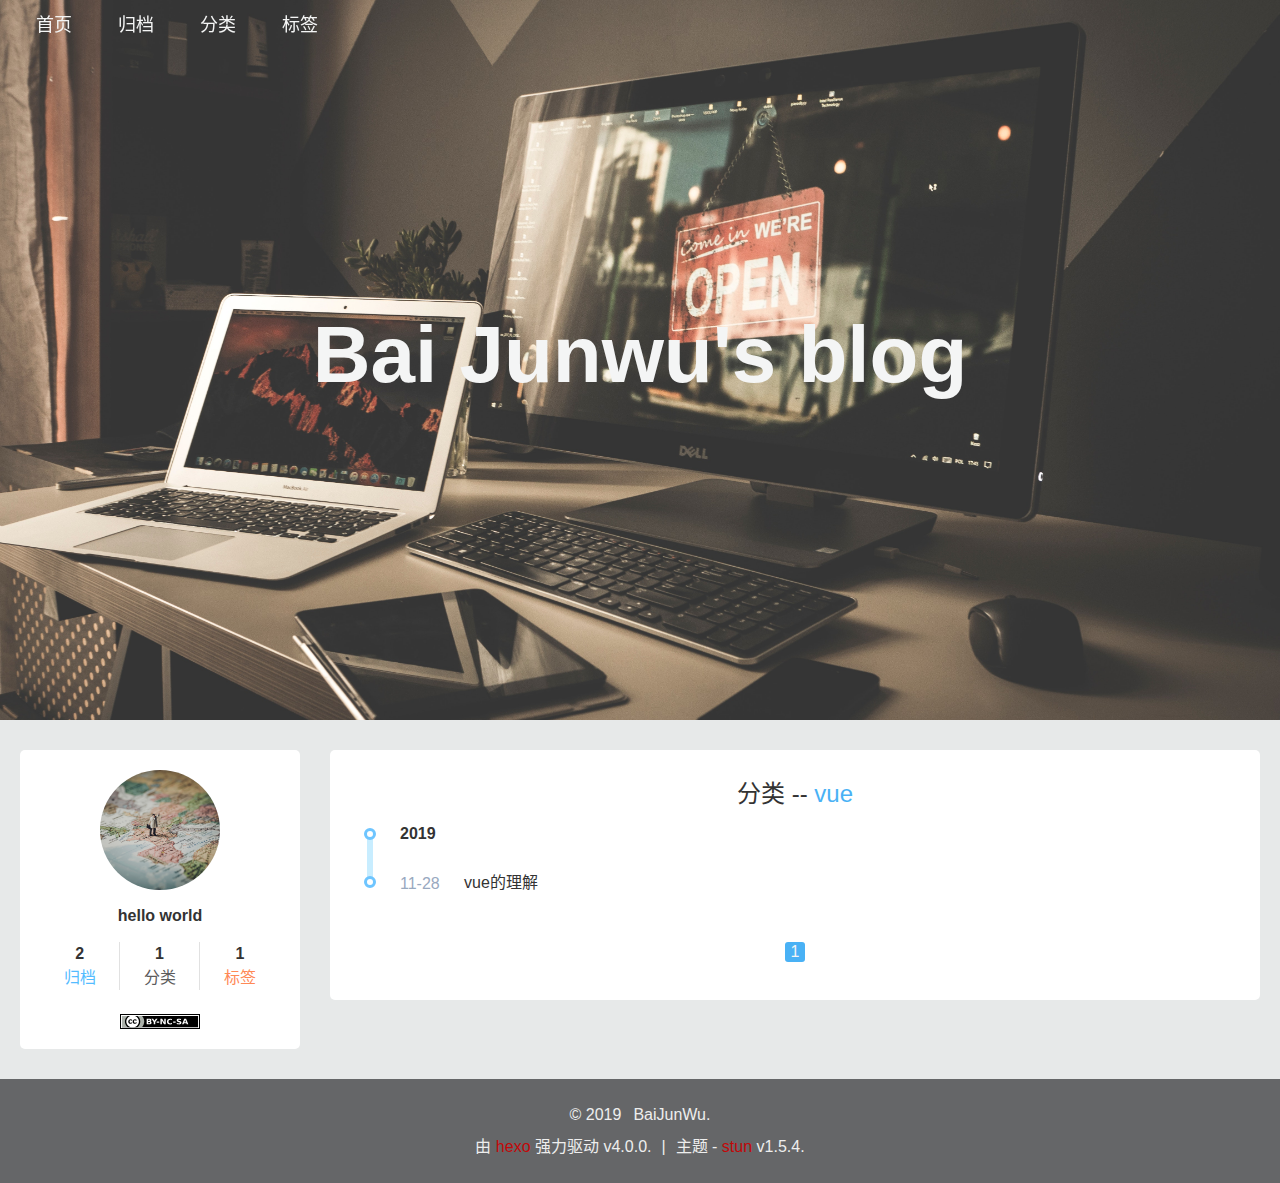
<file: categories/vue/index.html>
<!DOCTYPE html><html lang="zh-CN"><head><link rel=manifest href=/manifest.json><meta charset="UTF-8"><meta http-equiv="X-UA-Compatible" content="IE=edge"><meta name="viewport" content="width=device-width, initial-scale=1"><meta name="format-detection" content="telephone=no"><meta name="apple-mobile-web-app-capable" content="yes"><meta name="apple-mobile-web-app-status-bar-style" content="black"><meta name="keywords" content="BaiJunWu, Bai Junwu's blog"><meta name="description" content=""><title>分类: vue | Bai Junwu's blog</title><meta name="theme-color" content="#54bcff"><link rel="manifest" href="/manifest.json?v=1.5.4"><link rel="icon" href="/image/images.jpg?v=1.5.4" type="image/png" sizes="16x16"><link rel="icon" href="/image/images.jpg?v=1.5.4" type="image/png" sizes="32x32"><link rel="dns-prefetch" href="https://cdn.jsdelivr.net"><link rel="stylesheet" href="https://cdn.jsdelivr.net/npm/font-awesome@4.7.0/css/font-awesome.min.css" type="text/css"><link rel="stylesheet" href="/css/index.css?v=1.5.4"><script>var Stun = window.Stun || {};
var CONFIG = {
  root: '/',
  algolia: undefined,
  fontawesome: {"prefix":"fa"},
  sidebar: {"offsetTop":"30px","renderTocDepth":4},
  header: {"scrollDownIcon":false},
  back2top: {"enable":true},
  reward: false,
  fancybox: false,
  zoom_image: {"enable":true,"mask_color":"rgba(0,0,0,0.6)"},
  gallery_waterfall: undefined,
  lazyload: {"enable":true,"placeholder":"gif"},
  pjax: {"scrollTo2screen":false},
  external_link: {"icon":{"enable":true,"name":"external-link"}},
  shortcuts: {"switch_post":false},
  prompt: {"copy_success":"复制成功","copy_error":"复制失败","creative_commons":"知识共享","copy_button":"点击复制"}
};

window.CONFIG = CONFIG;</script></head><body><div class="container" id="container"><header class="header" id="header"><div class="header-inner"><nav class="header-nav"><div class="header-nav-inner"><div class="header-nav-btn fa fa-bars"></div><div class="header-nav-menu"><div class="header-nav-menu-item"><a class="header-nav-menu-item__a" href="/"><i class="fa fa-home"></i>首页</a></div><div class="header-nav-menu-item"><a class="header-nav-menu-item__a" href="/archives/"><i class="fa fa-folder-open"></i>归档</a></div><div class="header-nav-menu-item"><a class="header-nav-menu-item__a" href="/categories/"><i class="fa fa-th"></i>分类</a></div><div class="header-nav-menu-item"><a class="header-nav-menu-item__a" href="/tags/"><i class="fa fa-tags"></i>标签</a></div></div></div></nav><div class="header-info"><div class="header-info-inner"><div class="header-info-title">Bai Junwu's blog</div><div class="header-info-subtitle"></div></div></div></div></header><main class="main" id="main"><div class="main-inner"><div class="content-wrap" id="content-wrap"><div class="content"><div class="single-category"><div class="single-category-name"><span>分类 -- </span><span>vue</span></div><section class="post-timeline"><time class="post-timeline-item year">2019</time><article class="post-timeline-item"><time class="post-timeline-item__time">11-28</time><h2 class="post-timeline-item-title"><a class="post-timeline-item-title__a" href="/2019/11/28/vue%E7%9A%84%E7%90%86%E8%A7%A3/">vue的理解</a></h2></article></section><nav class="paginator"><div class="paginator-inner"><span class="page-number current">1</span></div></nav></div></div></div><aside class="sidebar" id="sidebar"><div class="sidebar-inner"><section class="sidebar-toc hide"></section><!-- ov = overview --><section class="sidebar-ov"><div class="sidebar-ov-author"><div class="sidebar-ov-author__avatar"><img class="sidebar-ov-author__avatar_img" src="/image/hello_world1.jpg" alt="avatar"></div><p class="sidebar-ov-author__p">hello world</p></div><div class="sidebar-ov-state"><a class="sidebar-ov-state__a posts" href="/archives/"><div class="sidebar-ov-state__a--count">2</div><div class="sidebar-ov-state__a--name">归档</div></a><a class="sidebar-ov-state__a categories" href="/categories/"><div class="sidebar-ov-state__a--count">1</div><div class="sidebar-ov-state__a--name">分类</div></a><a class="sidebar-ov-state__a tags" href="/tags/"><div class="sidebar-ov-state__a--count">1</div><div class="sidebar-ov-state__a--name">标签</div></a></div><div class="sidebar-ov-cc"><a href="https://creativecommons.org/licenses/by-nc-sa/4.0/deed.en" target="_blank" rel="noopener" data-popover="知识共享" data-popover-pos="up"><img src="/images/cc-by-nc-sa.svg" alt="知识共享"></a></div></section></div></aside><div class="clearfix"></div></div></main><footer class="footer" id="footer"><div class="footer-inner"><div><span>&copy; 2019</span><span class="fa fa-heart footer-icon"></span><span>BaiJunWu.</span></div><div><span>由 <a href="http://hexo.io/" title="hexo" target="_blank" rel="noopener">hexo</a> 强力驱动</span><span> v4.0.0.</span><span class="separator">|</span><span>主题 - <a href="https://github.com/liuyib/hexo-theme-stun/" title="stun" target="_blank" rel="noopener">stun</a></span><span> v1.5.4.</span></div></div></footer><div class="loading-bar" id="loading-bar"><div class="progress"></div></div><div class="back2top" id="back2top"><i class="back2top-icon fa fa-rocket"></i></div></div><script src="https://cdn.jsdelivr.net/npm/jquery@v3.4.1/dist/jquery.min.js"></script><script src="https://cdn.jsdelivr.net/npm/velocity-animate@1.5.2/velocity.min.js"></script><script src="https://cdn.jsdelivr.net/npm/velocity-animate@1.5.2/velocity.ui.min.js"></script><script src="https://cdn.jsdelivr.net/gh/theme-next/theme-next-canvas-nest@latest/canvas-nest.min.js" color="0,0,0" opacity="0.6" count="99" zIndex="-1"></script><script src="https://cdn.jsdelivr.net/npm/lazyload@2.0.0-rc.2/lazyload.min.js"></script><script src="https://cdn.jsdelivr.net/npm/pjax@latest/pjax.min.js"></script><script>window.addEventListener('DOMContentLoaded', function () {
  var pjax = new Pjax({"selectors":["head title","#main",".pjax-reload",".header-info"],"history":true,"scrollTo":false,"scrollRestoration":false,"cacheBust":false,"debug":false,"currentUrlFullReload":false,"timeout":0});
  // 加载进度条的计时器
  var loadingTimer = null;

  // 重置页面 Y 方向上的滚动偏移量
  document.addEventListener('pjax:send', function () {
    $('.header-nav-menu').removeClass('show');

    if (CONFIG.pjax.scrollTo2screen) {
      $('html').velocity('scroll', {
        duration: 500,
        offset: $('#header').height(),
        easing: 'easeInOutCubic'
      });
    }

    var loadingBarWidth = 20;
    var MAX_LOADING_WIDTH = 95;

    $('.loading-bar').addClass('loading');
    $('.loading-bar .progress').css('width', loadingBarWidth + '%');

    clearInterval(loadingTimer);
    loadingTimer = setInterval(function () {
      loadingBarWidth += 3;

      if (loadingBarWidth > MAX_LOADING_WIDTH) {
        loadingBarWidth = MAX_LOADING_WIDTH;
      }

      $('.loading-bar .progress').css('width', loadingBarWidth + '%');
    }, 500);
  }, false);

  window.addEventListener('pjax:complete', function () {
    clearInterval(loadingTimer);
    $('.loading-bar .progress').css('width', '100%');
    $('.loading-bar').removeClass('loading');
    setTimeout(function () {
      $('.loading-bar .progress').css('width', '0');
    }, 400);

    $('link[rel=prefetch], script[data-pjax-rm]').each(function () {
      $(this).remove();
    });

    $('script[data-pjax], #pjax-reload script').each(function () {
      $(this).parent().append($(this).remove());
    });

    Stun.utils.pjaxReloadBoot();
    Stun.utils.pjaxReloadScroll();
    Stun.utils.pjaxReloadHeader();
    Stun.utils.pjaxReloadSidebar();
  }, false);
}, false);</script><div id="pjax-reload"><script src="https://cdn.jsdelivr.net/npm/quicklink@1.0.1/dist/quicklink.umd.js"></script><script>function initQuicklink() {
  quicklink({
    timeout: '10000',
    priority: 'true',
    ignores: [uri => uri.includes('#'), uri => uri === 'http://yoursite.com/categories/vue/', /\/api\/?/,uri => uri.includes('.xml'),uri => uri.includes('.zip'),(uri, el) => el.hasAttribute('nofollow'),(uri, el) => el.hasAttribute('noprefetch')]
  });
}

if (true || false) {
  initQuicklink();
} else {
  window.addEventListener('DOMContentLoaded', initQuicklink, false);
}</script></div><script src="/js/utils.js?v=1.5.4"></script><script src="/js/stun-boot.js?v=1.5.4"></script><script src="/js/scroll.js?v=1.5.4"></script><script src="/js/header.js?v=1.5.4"></script><script src="/js/sidebar.js?v=1.5.4"></script><script>if ('serviceWorker' in navigator) {
  navigator.serviceWorker.register('/sw.js?t=1574921621113')
    .then(function () {console.log('ServiceWorker Register Successfully.')})
    .catch(function (e) {console.error(e)});
}
</script></body></html>
</file>
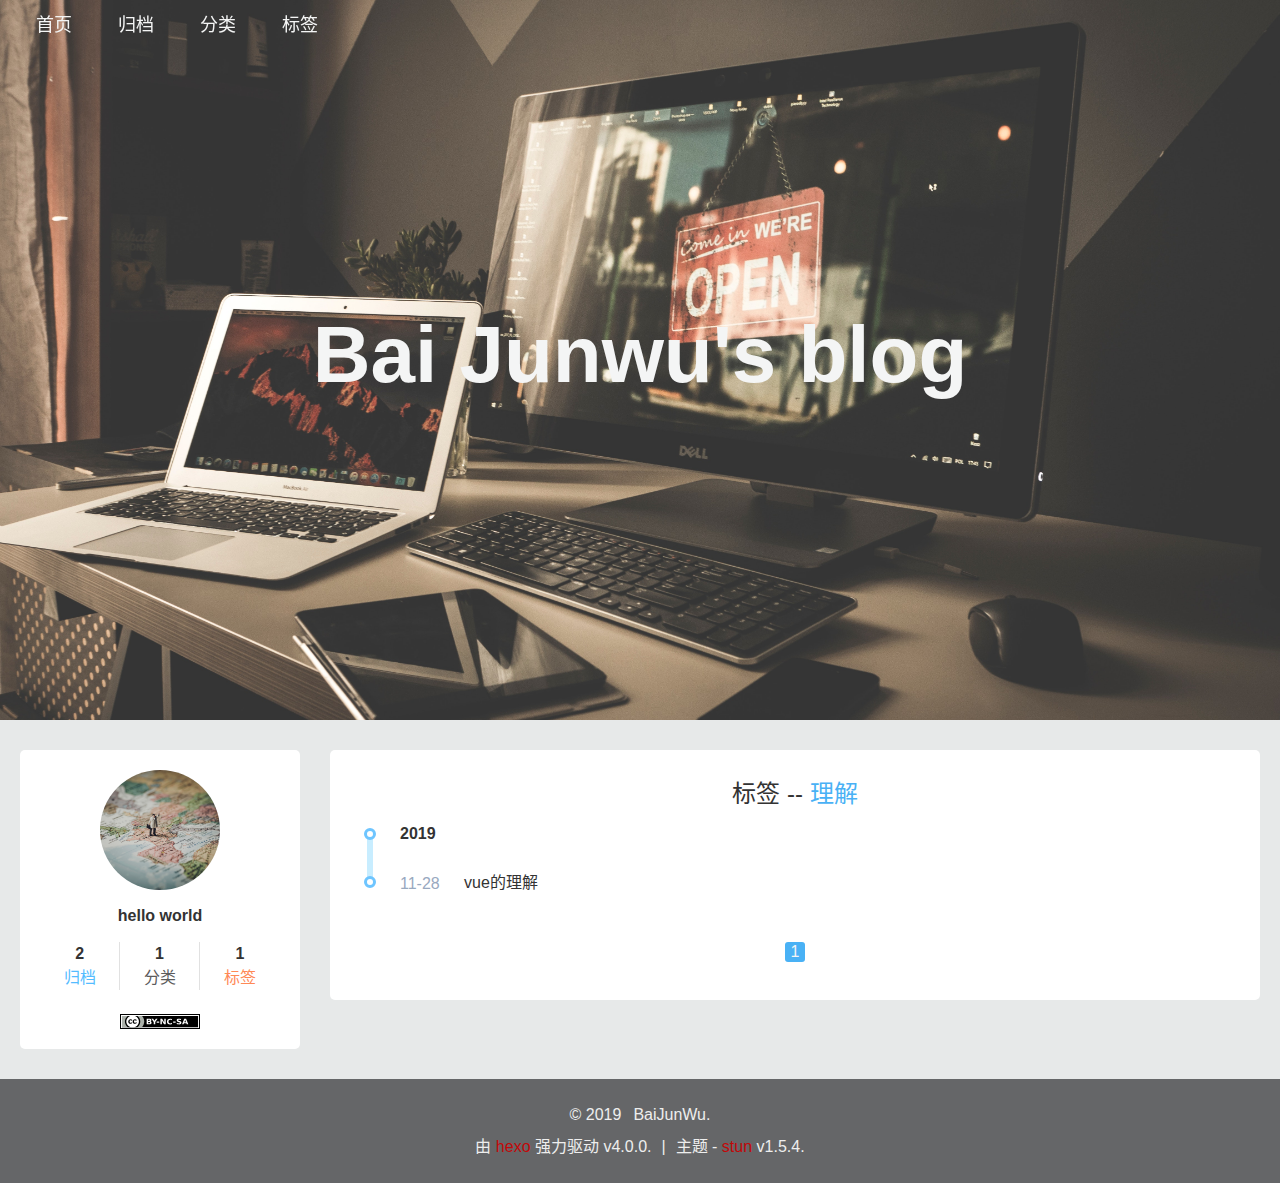
<file: tags/理解/index.html>
<!DOCTYPE html><html lang="zh-CN"><head><link rel=manifest href=/manifest.json><meta charset="UTF-8"><meta http-equiv="X-UA-Compatible" content="IE=edge"><meta name="viewport" content="width=device-width, initial-scale=1"><meta name="format-detection" content="telephone=no"><meta name="apple-mobile-web-app-capable" content="yes"><meta name="apple-mobile-web-app-status-bar-style" content="black"><meta name="keywords" content="BaiJunWu, Bai Junwu's blog"><meta name="description" content=""><title>标签: 理解 | Bai Junwu's blog</title><meta name="theme-color" content="#54bcff"><link rel="manifest" href="/manifest.json?v=1.5.4"><link rel="icon" href="/image/images.jpg?v=1.5.4" type="image/png" sizes="16x16"><link rel="icon" href="/image/images.jpg?v=1.5.4" type="image/png" sizes="32x32"><link rel="dns-prefetch" href="https://cdn.jsdelivr.net"><link rel="stylesheet" href="https://cdn.jsdelivr.net/npm/font-awesome@4.7.0/css/font-awesome.min.css" type="text/css"><link rel="stylesheet" href="/css/index.css?v=1.5.4"><script>var Stun = window.Stun || {};
var CONFIG = {
  root: '/',
  algolia: undefined,
  fontawesome: {"prefix":"fa"},
  sidebar: {"offsetTop":"30px","renderTocDepth":4},
  header: {"scrollDownIcon":false},
  back2top: {"enable":true},
  reward: false,
  fancybox: false,
  zoom_image: {"enable":true,"mask_color":"rgba(0,0,0,0.6)"},
  gallery_waterfall: undefined,
  lazyload: {"enable":true,"placeholder":"gif"},
  pjax: {"scrollTo2screen":false},
  external_link: {"icon":{"enable":true,"name":"external-link"}},
  shortcuts: {"switch_post":false},
  prompt: {"copy_success":"复制成功","copy_error":"复制失败","creative_commons":"知识共享","copy_button":"点击复制"}
};

window.CONFIG = CONFIG;</script></head><body><div class="container" id="container"><header class="header" id="header"><div class="header-inner"><nav class="header-nav"><div class="header-nav-inner"><div class="header-nav-btn fa fa-bars"></div><div class="header-nav-menu"><div class="header-nav-menu-item"><a class="header-nav-menu-item__a" href="/"><i class="fa fa-home"></i>首页</a></div><div class="header-nav-menu-item"><a class="header-nav-menu-item__a" href="/archives/"><i class="fa fa-folder-open"></i>归档</a></div><div class="header-nav-menu-item"><a class="header-nav-menu-item__a" href="/categories/"><i class="fa fa-th"></i>分类</a></div><div class="header-nav-menu-item"><a class="header-nav-menu-item__a" href="/tags/"><i class="fa fa-tags"></i>标签</a></div></div></div></nav><div class="header-info"><div class="header-info-inner"><div class="header-info-title">Bai Junwu's blog</div><div class="header-info-subtitle"></div></div></div></div></header><main class="main" id="main"><div class="main-inner"><div class="content-wrap" id="content-wrap"><div class="content"><div class="single-tag"><div class="single-tag-name"><span>标签 -- </span><span>理解</span></div><section class="post-timeline"><time class="post-timeline-item year">2019</time><article class="post-timeline-item"><time class="post-timeline-item__time">11-28</time><h2 class="post-timeline-item-title"><a class="post-timeline-item-title__a" href="/2019/11/28/vue%E7%9A%84%E7%90%86%E8%A7%A3/">vue的理解</a></h2></article></section></div><nav class="paginator"><div class="paginator-inner"><span class="page-number current">1</span></div></nav></div></div><aside class="sidebar" id="sidebar"><div class="sidebar-inner"><section class="sidebar-toc hide"></section><!-- ov = overview --><section class="sidebar-ov"><div class="sidebar-ov-author"><div class="sidebar-ov-author__avatar"><img class="sidebar-ov-author__avatar_img" src="/image/hello_world1.jpg" alt="avatar"></div><p class="sidebar-ov-author__p">hello world</p></div><div class="sidebar-ov-state"><a class="sidebar-ov-state__a posts" href="/archives/"><div class="sidebar-ov-state__a--count">2</div><div class="sidebar-ov-state__a--name">归档</div></a><a class="sidebar-ov-state__a categories" href="/categories/"><div class="sidebar-ov-state__a--count">1</div><div class="sidebar-ov-state__a--name">分类</div></a><a class="sidebar-ov-state__a tags" href="/tags/"><div class="sidebar-ov-state__a--count">1</div><div class="sidebar-ov-state__a--name">标签</div></a></div><div class="sidebar-ov-cc"><a href="https://creativecommons.org/licenses/by-nc-sa/4.0/deed.en" target="_blank" rel="noopener" data-popover="知识共享" data-popover-pos="up"><img src="/images/cc-by-nc-sa.svg" alt="知识共享"></a></div></section></div></aside><div class="clearfix"></div></div></main><footer class="footer" id="footer"><div class="footer-inner"><div><span>&copy; 2019</span><span class="fa fa-heart footer-icon"></span><span>BaiJunWu.</span></div><div><span>由 <a href="http://hexo.io/" title="hexo" target="_blank" rel="noopener">hexo</a> 强力驱动</span><span> v4.0.0.</span><span class="separator">|</span><span>主题 - <a href="https://github.com/liuyib/hexo-theme-stun/" title="stun" target="_blank" rel="noopener">stun</a></span><span> v1.5.4.</span></div></div></footer><div class="loading-bar" id="loading-bar"><div class="progress"></div></div><div class="back2top" id="back2top"><i class="back2top-icon fa fa-rocket"></i></div></div><script src="https://cdn.jsdelivr.net/npm/jquery@v3.4.1/dist/jquery.min.js"></script><script src="https://cdn.jsdelivr.net/npm/velocity-animate@1.5.2/velocity.min.js"></script><script src="https://cdn.jsdelivr.net/npm/velocity-animate@1.5.2/velocity.ui.min.js"></script><script src="https://cdn.jsdelivr.net/gh/theme-next/theme-next-canvas-nest@latest/canvas-nest.min.js" color="0,0,0" opacity="0.6" count="99" zIndex="-1"></script><script src="https://cdn.jsdelivr.net/npm/lazyload@2.0.0-rc.2/lazyload.min.js"></script><script src="https://cdn.jsdelivr.net/npm/pjax@latest/pjax.min.js"></script><script>window.addEventListener('DOMContentLoaded', function () {
  var pjax = new Pjax({"selectors":["head title","#main",".pjax-reload",".header-info"],"history":true,"scrollTo":false,"scrollRestoration":false,"cacheBust":false,"debug":false,"currentUrlFullReload":false,"timeout":0});
  // 加载进度条的计时器
  var loadingTimer = null;

  // 重置页面 Y 方向上的滚动偏移量
  document.addEventListener('pjax:send', function () {
    $('.header-nav-menu').removeClass('show');

    if (CONFIG.pjax.scrollTo2screen) {
      $('html').velocity('scroll', {
        duration: 500,
        offset: $('#header').height(),
        easing: 'easeInOutCubic'
      });
    }

    var loadingBarWidth = 20;
    var MAX_LOADING_WIDTH = 95;

    $('.loading-bar').addClass('loading');
    $('.loading-bar .progress').css('width', loadingBarWidth + '%');

    clearInterval(loadingTimer);
    loadingTimer = setInterval(function () {
      loadingBarWidth += 3;

      if (loadingBarWidth > MAX_LOADING_WIDTH) {
        loadingBarWidth = MAX_LOADING_WIDTH;
      }

      $('.loading-bar .progress').css('width', loadingBarWidth + '%');
    }, 500);
  }, false);

  window.addEventListener('pjax:complete', function () {
    clearInterval(loadingTimer);
    $('.loading-bar .progress').css('width', '100%');
    $('.loading-bar').removeClass('loading');
    setTimeout(function () {
      $('.loading-bar .progress').css('width', '0');
    }, 400);

    $('link[rel=prefetch], script[data-pjax-rm]').each(function () {
      $(this).remove();
    });

    $('script[data-pjax], #pjax-reload script').each(function () {
      $(this).parent().append($(this).remove());
    });

    Stun.utils.pjaxReloadBoot();
    Stun.utils.pjaxReloadScroll();
    Stun.utils.pjaxReloadHeader();
    Stun.utils.pjaxReloadSidebar();
  }, false);
}, false);</script><div id="pjax-reload"><script src="https://cdn.jsdelivr.net/npm/quicklink@1.0.1/dist/quicklink.umd.js"></script><script>function initQuicklink() {
  quicklink({
    timeout: '10000',
    priority: 'true',
    ignores: [uri => uri.includes('#'), uri => uri === 'http://yoursite.com/tags/%E7%90%86%E8%A7%A3/', /\/api\/?/,uri => uri.includes('.xml'),uri => uri.includes('.zip'),(uri, el) => el.hasAttribute('nofollow'),(uri, el) => el.hasAttribute('noprefetch')]
  });
}

if (true || false) {
  initQuicklink();
} else {
  window.addEventListener('DOMContentLoaded', initQuicklink, false);
}</script></div><script src="/js/utils.js?v=1.5.4"></script><script src="/js/stun-boot.js?v=1.5.4"></script><script src="/js/scroll.js?v=1.5.4"></script><script src="/js/header.js?v=1.5.4"></script><script src="/js/sidebar.js?v=1.5.4"></script><script>if ('serviceWorker' in navigator) {
  navigator.serviceWorker.register('/sw.js?t=1574921621113')
    .then(function () {console.log('ServiceWorker Register Successfully.')})
    .catch(function (e) {console.error(e)});
}
</script></body></html>
</file>
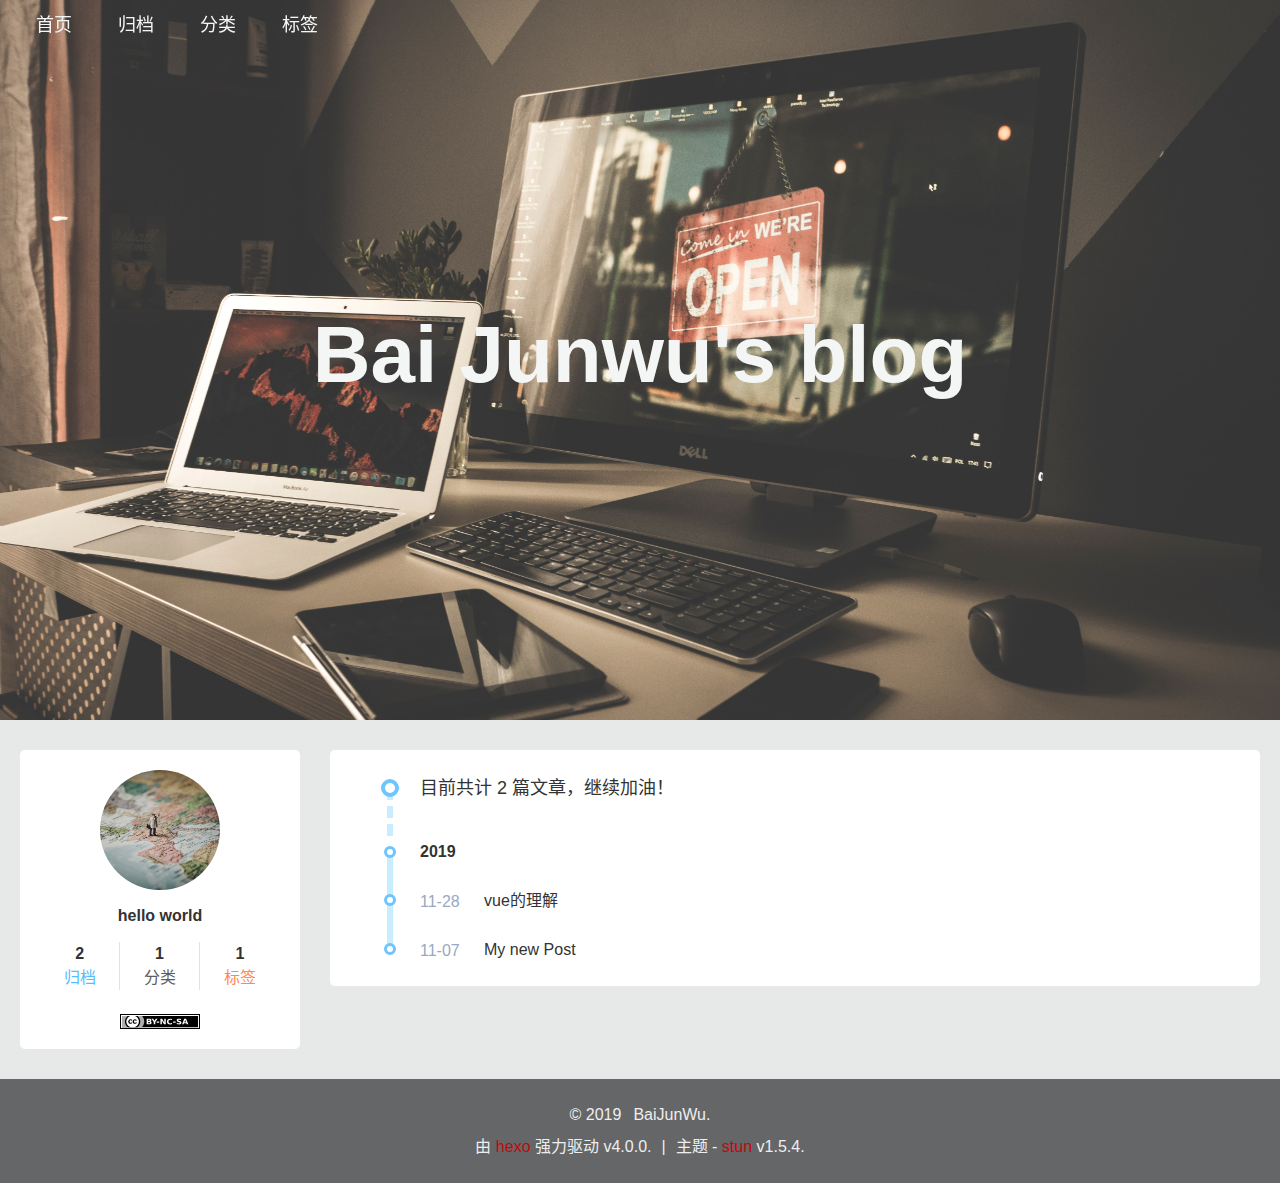
<file: archives/2019/11/index.html>
<!DOCTYPE html><html lang="zh-CN"><head><link rel=manifest href=/manifest.json><meta charset="UTF-8"><meta http-equiv="X-UA-Compatible" content="IE=edge"><meta name="viewport" content="width=device-width, initial-scale=1"><meta name="format-detection" content="telephone=no"><meta name="apple-mobile-web-app-capable" content="yes"><meta name="apple-mobile-web-app-status-bar-style" content="black"><meta name="keywords" content="BaiJunWu, Bai Junwu's blog"><meta name="description" content=""><title>归档 | Bai Junwu's blog</title><meta name="theme-color" content="#54bcff"><link rel="manifest" href="/manifest.json?v=1.5.4"><link rel="icon" href="/image/images.jpg?v=1.5.4" type="image/png" sizes="16x16"><link rel="icon" href="/image/images.jpg?v=1.5.4" type="image/png" sizes="32x32"><link rel="dns-prefetch" href="https://cdn.jsdelivr.net"><link rel="stylesheet" href="https://cdn.jsdelivr.net/npm/font-awesome@4.7.0/css/font-awesome.min.css" type="text/css"><link rel="stylesheet" href="/css/index.css?v=1.5.4"><script>var Stun = window.Stun || {};
var CONFIG = {
  root: '/',
  algolia: undefined,
  fontawesome: {"prefix":"fa"},
  sidebar: {"offsetTop":"30px","renderTocDepth":4},
  header: {"scrollDownIcon":false},
  back2top: {"enable":true},
  reward: false,
  fancybox: false,
  zoom_image: {"enable":true,"mask_color":"rgba(0,0,0,0.6)"},
  gallery_waterfall: undefined,
  lazyload: {"enable":true,"placeholder":"gif"},
  pjax: {"scrollTo2screen":false},
  external_link: {"icon":{"enable":true,"name":"external-link"}},
  shortcuts: {"switch_post":false},
  prompt: {"copy_success":"复制成功","copy_error":"复制失败","creative_commons":"知识共享","copy_button":"点击复制"}
};

window.CONFIG = CONFIG;</script></head><body><div class="container" id="container"><header class="header" id="header"><div class="header-inner"><nav class="header-nav"><div class="header-nav-inner"><div class="header-nav-btn fa fa-bars"></div><div class="header-nav-menu"><div class="header-nav-menu-item"><a class="header-nav-menu-item__a" href="/"><i class="fa fa-home"></i>首页</a></div><div class="header-nav-menu-item"><a class="header-nav-menu-item__a" href="/archives/"><i class="fa fa-folder-open"></i>归档</a></div><div class="header-nav-menu-item"><a class="header-nav-menu-item__a" href="/categories/"><i class="fa fa-th"></i>分类</a></div><div class="header-nav-menu-item"><a class="header-nav-menu-item__a" href="/tags/"><i class="fa fa-tags"></i>标签</a></div></div></div></nav><div class="header-info"><div class="header-info-inner"><div class="header-info-title">Bai Junwu's blog</div><div class="header-info-subtitle"></div></div></div></div></header><main class="main" id="main"><div class="main-inner"><div class="content-wrap" id="content-wrap"><div class="content"><div class="archive"><div class="archive-total">目前共计 2 篇文章，继续加油！</div><section class="post-timeline"><time class="post-timeline-item year">2019</time><article class="post-timeline-item"><time class="post-timeline-item__time">11-28</time><h2 class="post-timeline-item-title"><a class="post-timeline-item-title__a" href="/2019/11/28/vue%E7%9A%84%E7%90%86%E8%A7%A3/">vue的理解</a></h2></article><article class="post-timeline-item"><time class="post-timeline-item__time">11-07</time><h2 class="post-timeline-item-title"><a class="post-timeline-item-title__a" href="/2019/11/07/My-new-Post/">My new Post</a></h2></article></section></div></div></div><aside class="sidebar" id="sidebar"><div class="sidebar-inner"><section class="sidebar-toc hide"></section><!-- ov = overview --><section class="sidebar-ov"><div class="sidebar-ov-author"><div class="sidebar-ov-author__avatar"><img class="sidebar-ov-author__avatar_img" src="/image/hello_world1.jpg" alt="avatar"></div><p class="sidebar-ov-author__p">hello world</p></div><div class="sidebar-ov-state"><a class="sidebar-ov-state__a posts" href="/archives/"><div class="sidebar-ov-state__a--count">2</div><div class="sidebar-ov-state__a--name">归档</div></a><a class="sidebar-ov-state__a categories" href="/categories/"><div class="sidebar-ov-state__a--count">1</div><div class="sidebar-ov-state__a--name">分类</div></a><a class="sidebar-ov-state__a tags" href="/tags/"><div class="sidebar-ov-state__a--count">1</div><div class="sidebar-ov-state__a--name">标签</div></a></div><div class="sidebar-ov-cc"><a href="https://creativecommons.org/licenses/by-nc-sa/4.0/deed.en" target="_blank" rel="noopener" data-popover="知识共享" data-popover-pos="up"><img src="/images/cc-by-nc-sa.svg" alt="知识共享"></a></div></section></div></aside><div class="clearfix"></div></div></main><footer class="footer" id="footer"><div class="footer-inner"><div><span>&copy; 2019</span><span class="fa fa-heart footer-icon"></span><span>BaiJunWu.</span></div><div><span>由 <a href="http://hexo.io/" title="hexo" target="_blank" rel="noopener">hexo</a> 强力驱动</span><span> v4.0.0.</span><span class="separator">|</span><span>主题 - <a href="https://github.com/liuyib/hexo-theme-stun/" title="stun" target="_blank" rel="noopener">stun</a></span><span> v1.5.4.</span></div></div></footer><div class="loading-bar" id="loading-bar"><div class="progress"></div></div><div class="back2top" id="back2top"><i class="back2top-icon fa fa-rocket"></i></div></div><script src="https://cdn.jsdelivr.net/npm/jquery@v3.4.1/dist/jquery.min.js"></script><script src="https://cdn.jsdelivr.net/npm/velocity-animate@1.5.2/velocity.min.js"></script><script src="https://cdn.jsdelivr.net/npm/velocity-animate@1.5.2/velocity.ui.min.js"></script><script src="https://cdn.jsdelivr.net/gh/theme-next/theme-next-canvas-nest@latest/canvas-nest.min.js" color="0,0,0" opacity="0.6" count="99" zIndex="-1"></script><script src="https://cdn.jsdelivr.net/npm/lazyload@2.0.0-rc.2/lazyload.min.js"></script><script src="https://cdn.jsdelivr.net/npm/pjax@latest/pjax.min.js"></script><script>window.addEventListener('DOMContentLoaded', function () {
  var pjax = new Pjax({"selectors":["head title","#main",".pjax-reload",".header-info"],"history":true,"scrollTo":false,"scrollRestoration":false,"cacheBust":false,"debug":false,"currentUrlFullReload":false,"timeout":0});
  // 加载进度条的计时器
  var loadingTimer = null;

  // 重置页面 Y 方向上的滚动偏移量
  document.addEventListener('pjax:send', function () {
    $('.header-nav-menu').removeClass('show');

    if (CONFIG.pjax.scrollTo2screen) {
      $('html').velocity('scroll', {
        duration: 500,
        offset: $('#header').height(),
        easing: 'easeInOutCubic'
      });
    }

    var loadingBarWidth = 20;
    var MAX_LOADING_WIDTH = 95;

    $('.loading-bar').addClass('loading');
    $('.loading-bar .progress').css('width', loadingBarWidth + '%');

    clearInterval(loadingTimer);
    loadingTimer = setInterval(function () {
      loadingBarWidth += 3;

      if (loadingBarWidth > MAX_LOADING_WIDTH) {
        loadingBarWidth = MAX_LOADING_WIDTH;
      }

      $('.loading-bar .progress').css('width', loadingBarWidth + '%');
    }, 500);
  }, false);

  window.addEventListener('pjax:complete', function () {
    clearInterval(loadingTimer);
    $('.loading-bar .progress').css('width', '100%');
    $('.loading-bar').removeClass('loading');
    setTimeout(function () {
      $('.loading-bar .progress').css('width', '0');
    }, 400);

    $('link[rel=prefetch], script[data-pjax-rm]').each(function () {
      $(this).remove();
    });

    $('script[data-pjax], #pjax-reload script').each(function () {
      $(this).parent().append($(this).remove());
    });

    Stun.utils.pjaxReloadBoot();
    Stun.utils.pjaxReloadScroll();
    Stun.utils.pjaxReloadHeader();
    Stun.utils.pjaxReloadSidebar();
  }, false);
}, false);</script><div id="pjax-reload"><script src="https://cdn.jsdelivr.net/npm/quicklink@1.0.1/dist/quicklink.umd.js"></script><script>function initQuicklink() {
  quicklink({
    timeout: '10000',
    priority: 'true',
    ignores: [uri => uri.includes('#'), uri => uri === 'http://yoursite.com/archives/2019/11/', /\/api\/?/,uri => uri.includes('.xml'),uri => uri.includes('.zip'),(uri, el) => el.hasAttribute('nofollow'),(uri, el) => el.hasAttribute('noprefetch')]
  });
}

if (true || false) {
  initQuicklink();
} else {
  window.addEventListener('DOMContentLoaded', initQuicklink, false);
}</script></div><script src="/js/utils.js?v=1.5.4"></script><script src="/js/stun-boot.js?v=1.5.4"></script><script src="/js/scroll.js?v=1.5.4"></script><script src="/js/header.js?v=1.5.4"></script><script src="/js/sidebar.js?v=1.5.4"></script><script>if ('serviceWorker' in navigator) {
  navigator.serviceWorker.register('/sw.js?t=1574921621113')
    .then(function () {console.log('ServiceWorker Register Successfully.')})
    .catch(function (e) {console.error(e)});
}
</script></body></html>
</file>
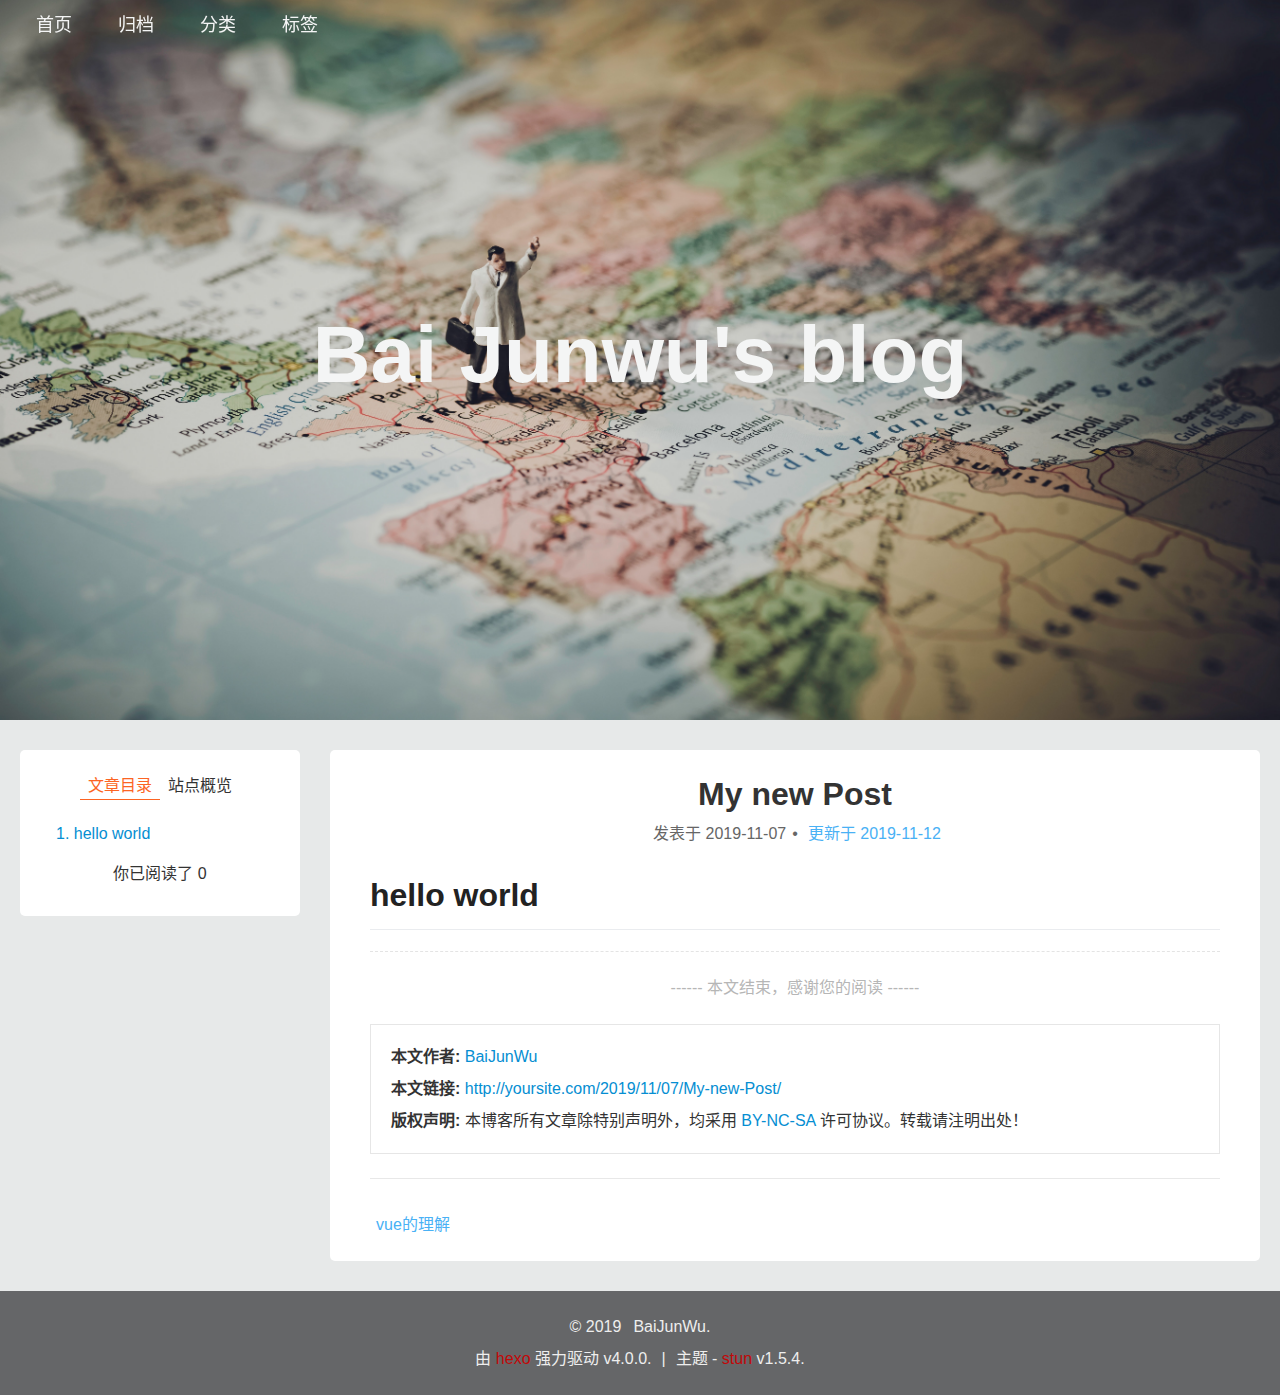
<file: 2019/11/07/My-new-Post/index.html>
<!DOCTYPE html><html lang="zh-CN"><head><link rel=manifest href=/manifest.json><meta charset="UTF-8"><meta http-equiv="X-UA-Compatible" content="IE=edge"><meta name="viewport" content="width=device-width, initial-scale=1"><meta name="format-detection" content="telephone=no"><meta name="apple-mobile-web-app-capable" content="yes"><meta name="apple-mobile-web-app-status-bar-style" content="black"><meta name="keywords" content="BaiJunWu, Bai Junwu's blog"><meta name="description" content=""><title>My new Post | Bai Junwu's blog</title><meta name="theme-color" content="#54bcff"><link rel="manifest" href="/manifest.json?v=1.5.4"><link rel="icon" href="/image/images.jpg?v=1.5.4" type="image/png" sizes="16x16"><link rel="icon" href="/image/images.jpg?v=1.5.4" type="image/png" sizes="32x32"><link rel="dns-prefetch" href="https://cdn.jsdelivr.net"><link rel="stylesheet" href="https://cdn.jsdelivr.net/npm/font-awesome@4.7.0/css/font-awesome.min.css" type="text/css"><link rel="stylesheet" href="/css/index.css?v=1.5.4"><script>var Stun = window.Stun || {};
var CONFIG = {
  root: '/',
  algolia: undefined,
  fontawesome: {"prefix":"fa"},
  sidebar: {"offsetTop":"30px","renderTocDepth":4},
  header: {"scrollDownIcon":false},
  back2top: {"enable":true},
  reward: false,
  fancybox: false,
  zoom_image: {"enable":true,"mask_color":"rgba(0,0,0,0.6)"},
  gallery_waterfall: undefined,
  lazyload: {"enable":true,"placeholder":"gif"},
  pjax: {"scrollTo2screen":false},
  external_link: {"icon":{"enable":true,"name":"external-link"}},
  shortcuts: {"switch_post":false},
  prompt: {"copy_success":"复制成功","copy_error":"复制失败","creative_commons":"知识共享","copy_button":"点击复制"}
};

window.CONFIG = CONFIG;</script></head><body><div class="container" id="container"><header class="header" id="header"><div class="header-inner"><nav class="header-nav"><div class="header-nav-inner"><div class="header-nav-btn fa fa-bars"></div><div class="header-nav-menu"><div class="header-nav-menu-item"><a class="header-nav-menu-item__a" href="/"><i class="fa fa-home"></i>首页</a></div><div class="header-nav-menu-item"><a class="header-nav-menu-item__a" href="/archives/"><i class="fa fa-folder-open"></i>归档</a></div><div class="header-nav-menu-item"><a class="header-nav-menu-item__a" href="/categories/"><i class="fa fa-th"></i>分类</a></div><div class="header-nav-menu-item"><a class="header-nav-menu-item__a" href="/tags/"><i class="fa fa-tags"></i>标签</a></div></div></div></nav><div class="header-info" style="background: url(/image/hello_world.jpg) no-repeat center/cover;"><div class="header-info-inner"><div class="header-info-title">Bai Junwu's blog</div><div class="header-info-subtitle"></div></div></div></div></header><main class="main" id="main"><div class="main-inner"><div class="content-wrap" id="content-wrap"><div class="content"><div class="post"><header class="post-header"><h1 class="post-header-title">My new Post</h1><div class="post-header-meta"><span class="post-header-meta-create"><i class="fa fa-calendar-o"></i><span>发表于 </span><span>2019-11-07</span></span><span class="post-header-meta-update"><i class="fa fa-calendar-check-o"></i><span>更新于 </span><span>2019-11-12</span></span></div></header><div class="post-body"><h1 id="hello-world"><span class="heading-link">hello world</span></h1></div><footer class="post-footer"><div class="post-end"><span>------ </span><span>本文结束，感谢您的阅读</span><span> ------</span></div><div class="post-copyright"><div class="post-copyright-author"><span class="post-copyright-author-name">本文作者: </span><span class="post-copyright-author-value"><a href="http://yoursite.com">BaiJunWu</a></span></div><div class="post-copyright-link"><span class="post-copyright-link-name">本文链接: </span><span class="post-copyright-link-value"><a href="http://yoursite.com/2019/11/07/My-new-Post/">http://yoursite.com/2019/11/07/My-new-Post/</a></span></div><div class="post-copyright-notice"><span class="post-copyright-notice-name">版权声明: </span><span class="post-copyright-notice-value">本博客所有文章除特别声明外，均采用 <a href="https://creativecommons.org/licenses/by-nc-sa/4.0/deed.en" rel="external nofollow" target="_blank">BY-NC-SA</a> 许可协议。转载请注明出处！</span></div></div><nav class="paginator"><div class="paginator-post"><div class="paginator-post-prev"><a class="paginator-post-prev__a" href="/2019/11/28/vue%E7%9A%84%E7%90%86%E8%A7%A3/"><i class="fa fa-chevron-left"></i><span>vue的理解</span></a></div></div></nav></footer></div></div></div><aside class="sidebar" id="sidebar"><div class="sidebar-inner"><div class="sidebar-nav"><span class="sidebar-nav-toc current">文章目录</span><span class="sidebar-nav-ov">站点概览</span></div><section class="sidebar-toc"><div><ol class="toc"><li class="toc-item toc-level-1"><a class="toc-link" href="#hello-world"><span class="toc-number">1.</span> <span class="toc-text">hello world</span></a></li></ol></div></section><!-- ov = overview --><section class="sidebar-ov hide"><div class="sidebar-ov-author"><div class="sidebar-ov-author__avatar"><img class="sidebar-ov-author__avatar_img" src="/image/hello_world1.jpg" alt="avatar"></div><p class="sidebar-ov-author__p">hello world</p></div><div class="sidebar-ov-state"><a class="sidebar-ov-state__a posts" href="/archives/"><div class="sidebar-ov-state__a--count">2</div><div class="sidebar-ov-state__a--name">归档</div></a><a class="sidebar-ov-state__a categories" href="/categories/"><div class="sidebar-ov-state__a--count">1</div><div class="sidebar-ov-state__a--name">分类</div></a><a class="sidebar-ov-state__a tags" href="/tags/"><div class="sidebar-ov-state__a--count">1</div><div class="sidebar-ov-state__a--name">标签</div></a></div><div class="sidebar-ov-cc"><a href="https://creativecommons.org/licenses/by-nc-sa/4.0/deed.en" target="_blank" rel="noopener" data-popover="知识共享" data-popover-pos="up"><img src="/images/cc-by-nc-sa.svg" alt="知识共享"></a></div></section><div class="sidebar-reading"><div class="sidebar-reading-info"><span>你已阅读了 </span><span class="sidebar-reading-info-num">0</span></div><div class="sidebar-reading-line"></div></div></div></aside><div class="clearfix"></div></div></main><footer class="footer" id="footer"><div class="footer-inner"><div><span>&copy; 2019</span><span class="fa fa-heart footer-icon"></span><span>BaiJunWu.</span></div><div><span>由 <a href="http://hexo.io/" title="hexo" target="_blank" rel="noopener">hexo</a> 强力驱动</span><span> v4.0.0.</span><span class="separator">|</span><span>主题 - <a href="https://github.com/liuyib/hexo-theme-stun/" title="stun" target="_blank" rel="noopener">stun</a></span><span> v1.5.4.</span></div></div></footer><div class="loading-bar" id="loading-bar"><div class="progress"></div></div><div class="back2top" id="back2top"><i class="back2top-icon fa fa-rocket"></i></div></div><script src="https://cdn.jsdelivr.net/npm/jquery@v3.4.1/dist/jquery.min.js"></script><script src="https://cdn.jsdelivr.net/npm/velocity-animate@1.5.2/velocity.min.js"></script><script src="https://cdn.jsdelivr.net/npm/velocity-animate@1.5.2/velocity.ui.min.js"></script><script src="https://cdn.jsdelivr.net/gh/theme-next/theme-next-canvas-nest@latest/canvas-nest.min.js" color="0,0,0" opacity="0.6" count="99" zIndex="-1"></script><script src="https://cdn.jsdelivr.net/npm/lazyload@2.0.0-rc.2/lazyload.min.js"></script><script src="https://cdn.jsdelivr.net/npm/pjax@latest/pjax.min.js"></script><script>window.addEventListener('DOMContentLoaded', function () {
  var pjax = new Pjax({"selectors":["head title","#main",".pjax-reload",".header-info"],"history":true,"scrollTo":false,"scrollRestoration":false,"cacheBust":false,"debug":false,"currentUrlFullReload":false,"timeout":0});
  // 加载进度条的计时器
  var loadingTimer = null;

  // 重置页面 Y 方向上的滚动偏移量
  document.addEventListener('pjax:send', function () {
    $('.header-nav-menu').removeClass('show');

    if (CONFIG.pjax.scrollTo2screen) {
      $('html').velocity('scroll', {
        duration: 500,
        offset: $('#header').height(),
        easing: 'easeInOutCubic'
      });
    }

    var loadingBarWidth = 20;
    var MAX_LOADING_WIDTH = 95;

    $('.loading-bar').addClass('loading');
    $('.loading-bar .progress').css('width', loadingBarWidth + '%');

    clearInterval(loadingTimer);
    loadingTimer = setInterval(function () {
      loadingBarWidth += 3;

      if (loadingBarWidth > MAX_LOADING_WIDTH) {
        loadingBarWidth = MAX_LOADING_WIDTH;
      }

      $('.loading-bar .progress').css('width', loadingBarWidth + '%');
    }, 500);
  }, false);

  window.addEventListener('pjax:complete', function () {
    clearInterval(loadingTimer);
    $('.loading-bar .progress').css('width', '100%');
    $('.loading-bar').removeClass('loading');
    setTimeout(function () {
      $('.loading-bar .progress').css('width', '0');
    }, 400);

    $('link[rel=prefetch], script[data-pjax-rm]').each(function () {
      $(this).remove();
    });

    $('script[data-pjax], #pjax-reload script').each(function () {
      $(this).parent().append($(this).remove());
    });

    Stun.utils.pjaxReloadBoot();
    Stun.utils.pjaxReloadScroll();
    Stun.utils.pjaxReloadHeader();
    Stun.utils.pjaxReloadSidebar();
  }, false);
}, false);</script><div id="pjax-reload"><script src="https://cdn.jsdelivr.net/npm/quicklink@1.0.1/dist/quicklink.umd.js"></script><script>function initQuicklink() {
  quicklink({
    timeout: '10000',
    priority: 'true',
    ignores: [uri => uri.includes('#'), uri => uri === 'http://yoursite.com/2019/11/07/My-new-Post/', /\/api\/?/,uri => uri.includes('.xml'),uri => uri.includes('.zip'),(uri, el) => el.hasAttribute('nofollow'),(uri, el) => el.hasAttribute('noprefetch')]
  });
}

if (true || false) {
  initQuicklink();
} else {
  window.addEventListener('DOMContentLoaded', initQuicklink, false);
}</script></div><script src="/js/utils.js?v=1.5.4"></script><script src="/js/stun-boot.js?v=1.5.4"></script><script src="/js/scroll.js?v=1.5.4"></script><script src="/js/header.js?v=1.5.4"></script><script src="/js/sidebar.js?v=1.5.4"></script><script>if ('serviceWorker' in navigator) {
  navigator.serviceWorker.register('/sw.js?t=1574921621113')
    .then(function () {console.log('ServiceWorker Register Successfully.')})
    .catch(function (e) {console.error(e)});
}
</script></body></html>
</file>
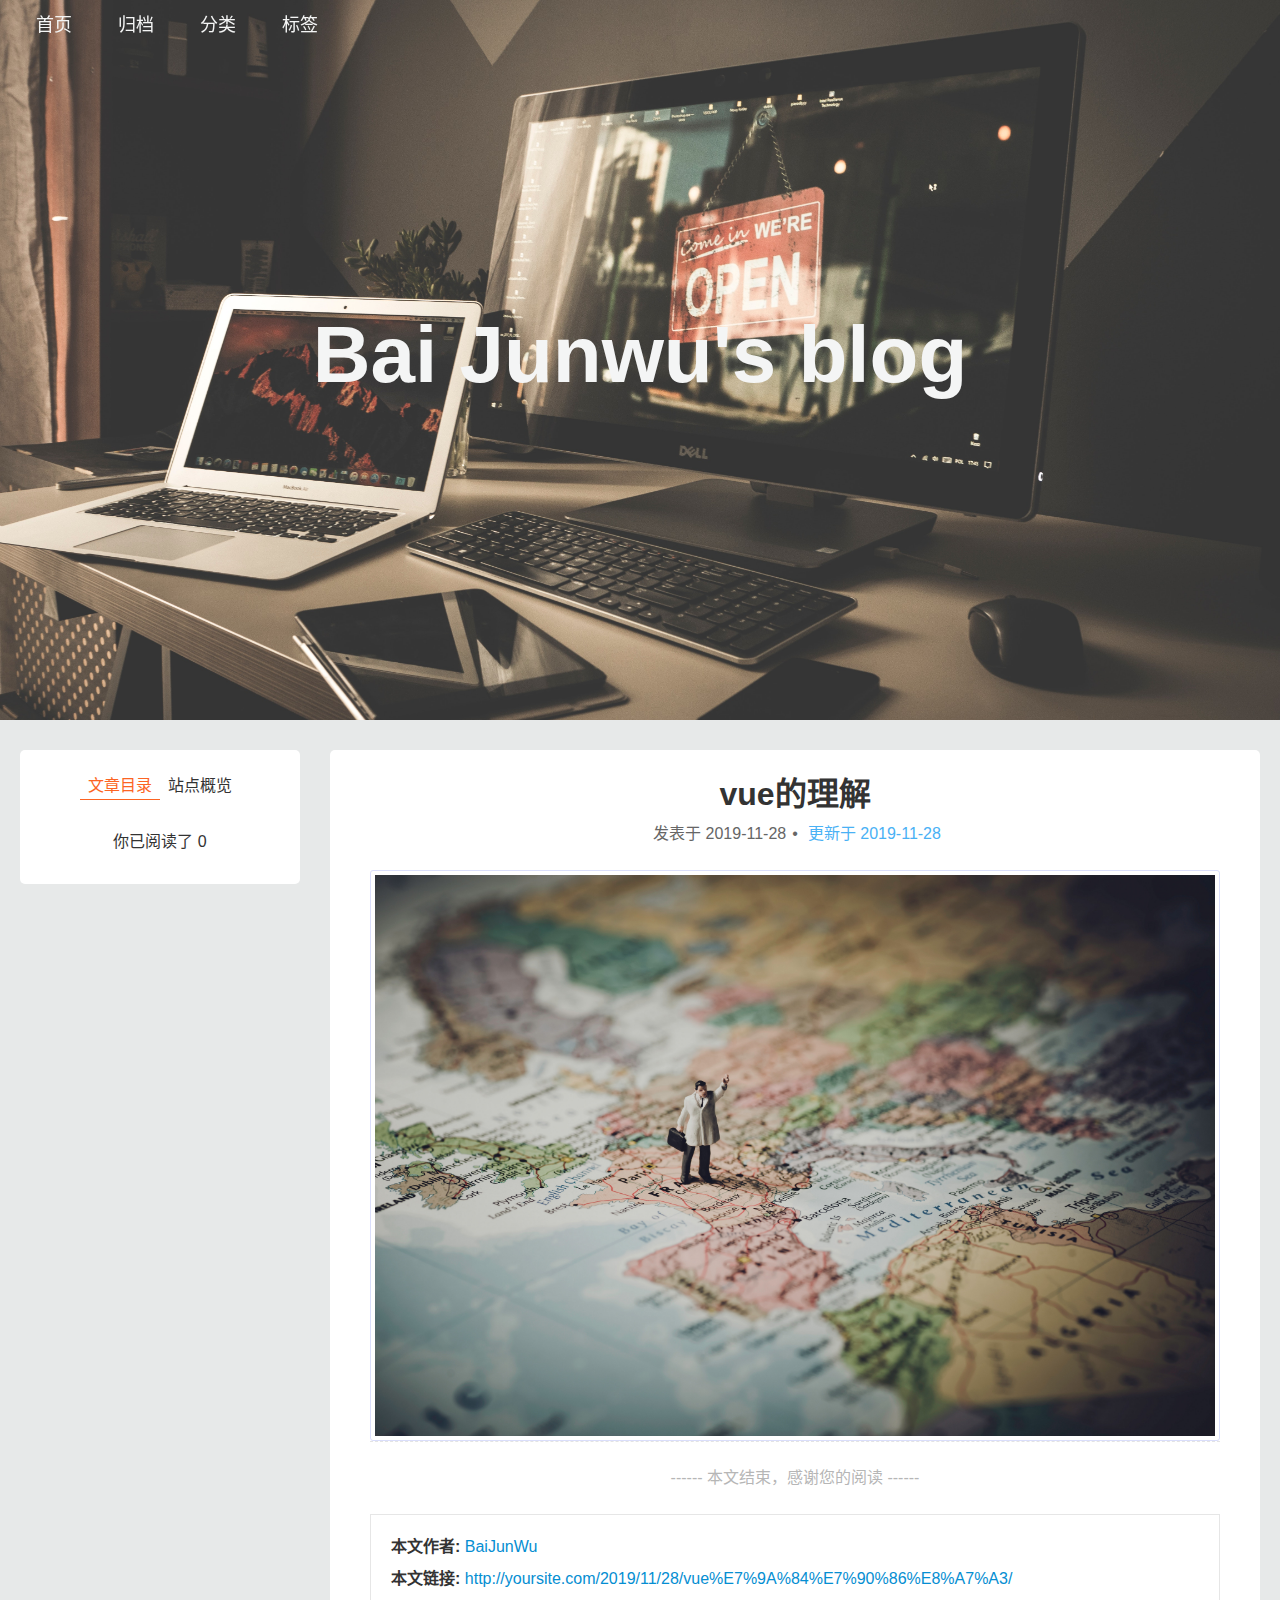
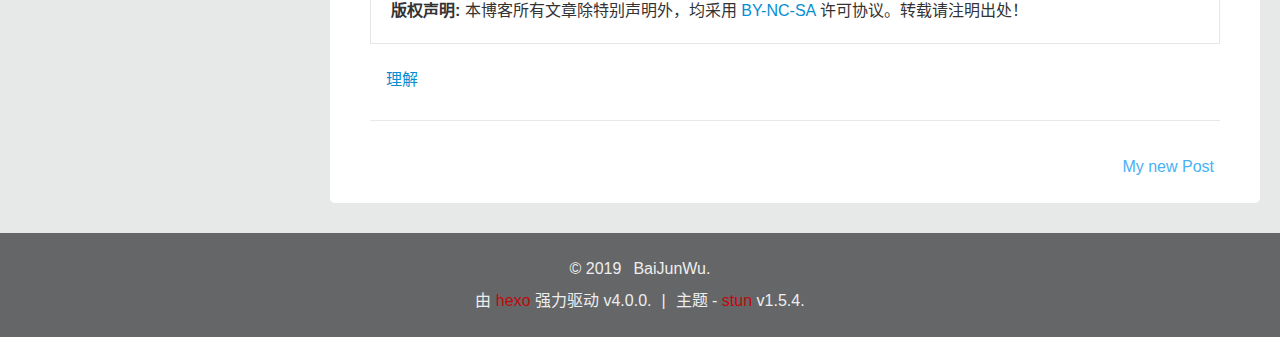
<file: 2019/11/28/vue的理解/index.html>
<!DOCTYPE html><html lang="zh-CN"><head><link rel=manifest href=/manifest.json><meta charset="UTF-8"><meta http-equiv="X-UA-Compatible" content="IE=edge"><meta name="viewport" content="width=device-width, initial-scale=1"><meta name="format-detection" content="telephone=no"><meta name="apple-mobile-web-app-capable" content="yes"><meta name="apple-mobile-web-app-status-bar-style" content="black"><meta name="keywords" content="BaiJunWu, Bai Junwu's blog"><meta name="description" content=""><title>vue的理解 | Bai Junwu's blog</title><meta name="theme-color" content="#54bcff"><link rel="manifest" href="/manifest.json?v=1.5.4"><link rel="icon" href="/image/images.jpg?v=1.5.4" type="image/png" sizes="16x16"><link rel="icon" href="/image/images.jpg?v=1.5.4" type="image/png" sizes="32x32"><link rel="dns-prefetch" href="https://cdn.jsdelivr.net"><link rel="stylesheet" href="https://cdn.jsdelivr.net/npm/font-awesome@4.7.0/css/font-awesome.min.css" type="text/css"><link rel="stylesheet" href="/css/index.css?v=1.5.4"><script>var Stun = window.Stun || {};
var CONFIG = {
  root: '/',
  algolia: undefined,
  fontawesome: {"prefix":"fa"},
  sidebar: {"offsetTop":"30px","renderTocDepth":4},
  header: {"scrollDownIcon":false},
  back2top: {"enable":true},
  reward: false,
  fancybox: false,
  zoom_image: {"enable":true,"mask_color":"rgba(0,0,0,0.6)"},
  gallery_waterfall: undefined,
  lazyload: {"enable":true,"placeholder":"gif"},
  pjax: {"scrollTo2screen":false},
  external_link: {"icon":{"enable":true,"name":"external-link"}},
  shortcuts: {"switch_post":false},
  prompt: {"copy_success":"复制成功","copy_error":"复制失败","creative_commons":"知识共享","copy_button":"点击复制"}
};

window.CONFIG = CONFIG;</script></head><body><div class="container" id="container"><header class="header" id="header"><div class="header-inner"><nav class="header-nav"><div class="header-nav-inner"><div class="header-nav-btn fa fa-bars"></div><div class="header-nav-menu"><div class="header-nav-menu-item"><a class="header-nav-menu-item__a" href="/"><i class="fa fa-home"></i>首页</a></div><div class="header-nav-menu-item"><a class="header-nav-menu-item__a" href="/archives/"><i class="fa fa-folder-open"></i>归档</a></div><div class="header-nav-menu-item"><a class="header-nav-menu-item__a" href="/categories/"><i class="fa fa-th"></i>分类</a></div><div class="header-nav-menu-item"><a class="header-nav-menu-item__a" href="/tags/"><i class="fa fa-tags"></i>标签</a></div></div></div></nav><div class="header-info"><div class="header-info-inner"><div class="header-info-title">Bai Junwu's blog</div><div class="header-info-subtitle"></div></div></div></div></header><main class="main" id="main"><div class="main-inner"><div class="content-wrap" id="content-wrap"><div class="content"><div class="post"><header class="post-header"><h1 class="post-header-title">vue的理解</h1><div class="post-header-meta"><span class="post-header-meta-create"><i class="fa fa-calendar-o"></i><span>发表于 </span><span>2019-11-28</span></span><span class="post-header-meta-update"><i class="fa fa-calendar-check-o"></i><span>更新于 </span><span>2019-11-28</span></span></div></header><div class="post-body"><div class="gallery" itemscope itemtype="http://schema.org/ImageGallery"><img class="gallery__img" src="/image/hello_world.jpg" itemprop="contentUrl"></div></div><footer class="post-footer"><div class="post-end"><span>------ </span><span>本文结束，感谢您的阅读</span><span> ------</span></div><div class="post-copyright"><div class="post-copyright-author"><span class="post-copyright-author-name">本文作者: </span><span class="post-copyright-author-value"><a href="http://yoursite.com">BaiJunWu</a></span></div><div class="post-copyright-link"><span class="post-copyright-link-name">本文链接: </span><span class="post-copyright-link-value"><a href="http://yoursite.com/2019/11/28/vue%E7%9A%84%E7%90%86%E8%A7%A3/">http://yoursite.com/2019/11/28/vue%E7%9A%84%E7%90%86%E8%A7%A3/</a></span></div><div class="post-copyright-notice"><span class="post-copyright-notice-name">版权声明: </span><span class="post-copyright-notice-value">本博客所有文章除特别声明外，均采用 <a href="https://creativecommons.org/licenses/by-nc-sa/4.0/deed.en" rel="external nofollow" target="_blank">BY-NC-SA</a> 许可协议。转载请注明出处！</span></div></div><div class="post-tags"><span class="post-tags-item"><i class="post-tags-item__i fa fa-tags"></i><a class="post-tags-item__a" href="http://yoursite.com/tags/%E7%90%86%E8%A7%A3/">理解</a></span></div><nav class="paginator"><div class="paginator-post"><div class="paginator-post-next"><a class="paginator-post-next__a" href="/2019/11/07/My-new-Post/"><span>My new Post</span><i class="fa fa-chevron-right"></i></a></div></div></nav></footer></div></div></div><aside class="sidebar" id="sidebar"><div class="sidebar-inner"><div class="sidebar-nav"><span class="sidebar-nav-toc current">文章目录</span><span class="sidebar-nav-ov">站点概览</span></div><section class="sidebar-toc"></section><!-- ov = overview --><section class="sidebar-ov hide"><div class="sidebar-ov-author"><div class="sidebar-ov-author__avatar"><img class="sidebar-ov-author__avatar_img" src="/image/hello_world1.jpg" alt="avatar"></div><p class="sidebar-ov-author__p">hello world</p></div><div class="sidebar-ov-state"><a class="sidebar-ov-state__a posts" href="/archives/"><div class="sidebar-ov-state__a--count">2</div><div class="sidebar-ov-state__a--name">归档</div></a><a class="sidebar-ov-state__a categories" href="/categories/"><div class="sidebar-ov-state__a--count">1</div><div class="sidebar-ov-state__a--name">分类</div></a><a class="sidebar-ov-state__a tags" href="/tags/"><div class="sidebar-ov-state__a--count">1</div><div class="sidebar-ov-state__a--name">标签</div></a></div><div class="sidebar-ov-cc"><a href="https://creativecommons.org/licenses/by-nc-sa/4.0/deed.en" target="_blank" rel="noopener" data-popover="知识共享" data-popover-pos="up"><img src="/images/cc-by-nc-sa.svg" alt="知识共享"></a></div></section><div class="sidebar-reading"><div class="sidebar-reading-info"><span>你已阅读了 </span><span class="sidebar-reading-info-num">0</span></div><div class="sidebar-reading-line"></div></div></div></aside><div class="clearfix"></div></div></main><footer class="footer" id="footer"><div class="footer-inner"><div><span>&copy; 2019</span><span class="fa fa-heart footer-icon"></span><span>BaiJunWu.</span></div><div><span>由 <a href="http://hexo.io/" title="hexo" target="_blank" rel="noopener">hexo</a> 强力驱动</span><span> v4.0.0.</span><span class="separator">|</span><span>主题 - <a href="https://github.com/liuyib/hexo-theme-stun/" title="stun" target="_blank" rel="noopener">stun</a></span><span> v1.5.4.</span></div></div></footer><div class="loading-bar" id="loading-bar"><div class="progress"></div></div><div class="back2top" id="back2top"><i class="back2top-icon fa fa-rocket"></i></div></div><script src="https://cdn.jsdelivr.net/npm/jquery@v3.4.1/dist/jquery.min.js"></script><script src="https://cdn.jsdelivr.net/npm/velocity-animate@1.5.2/velocity.min.js"></script><script src="https://cdn.jsdelivr.net/npm/velocity-animate@1.5.2/velocity.ui.min.js"></script><script src="https://cdn.jsdelivr.net/gh/theme-next/theme-next-canvas-nest@latest/canvas-nest.min.js" color="0,0,0" opacity="0.6" count="99" zIndex="-1"></script><script src="https://cdn.jsdelivr.net/npm/lazyload@2.0.0-rc.2/lazyload.min.js"></script><script src="https://cdn.jsdelivr.net/npm/pjax@latest/pjax.min.js"></script><script>window.addEventListener('DOMContentLoaded', function () {
  var pjax = new Pjax({"selectors":["head title","#main",".pjax-reload",".header-info"],"history":true,"scrollTo":false,"scrollRestoration":false,"cacheBust":false,"debug":false,"currentUrlFullReload":false,"timeout":0});
  // 加载进度条的计时器
  var loadingTimer = null;

  // 重置页面 Y 方向上的滚动偏移量
  document.addEventListener('pjax:send', function () {
    $('.header-nav-menu').removeClass('show');

    if (CONFIG.pjax.scrollTo2screen) {
      $('html').velocity('scroll', {
        duration: 500,
        offset: $('#header').height(),
        easing: 'easeInOutCubic'
      });
    }

    var loadingBarWidth = 20;
    var MAX_LOADING_WIDTH = 95;

    $('.loading-bar').addClass('loading');
    $('.loading-bar .progress').css('width', loadingBarWidth + '%');

    clearInterval(loadingTimer);
    loadingTimer = setInterval(function () {
      loadingBarWidth += 3;

      if (loadingBarWidth > MAX_LOADING_WIDTH) {
        loadingBarWidth = MAX_LOADING_WIDTH;
      }

      $('.loading-bar .progress').css('width', loadingBarWidth + '%');
    }, 500);
  }, false);

  window.addEventListener('pjax:complete', function () {
    clearInterval(loadingTimer);
    $('.loading-bar .progress').css('width', '100%');
    $('.loading-bar').removeClass('loading');
    setTimeout(function () {
      $('.loading-bar .progress').css('width', '0');
    }, 400);

    $('link[rel=prefetch], script[data-pjax-rm]').each(function () {
      $(this).remove();
    });

    $('script[data-pjax], #pjax-reload script').each(function () {
      $(this).parent().append($(this).remove());
    });

    Stun.utils.pjaxReloadBoot();
    Stun.utils.pjaxReloadScroll();
    Stun.utils.pjaxReloadHeader();
    Stun.utils.pjaxReloadSidebar();
  }, false);
}, false);</script><div id="pjax-reload"><script src="https://cdn.jsdelivr.net/npm/quicklink@1.0.1/dist/quicklink.umd.js"></script><script>function initQuicklink() {
  quicklink({
    timeout: '10000',
    priority: 'true',
    ignores: [uri => uri.includes('#'), uri => uri === 'http://yoursite.com/2019/11/28/vue%E7%9A%84%E7%90%86%E8%A7%A3/', /\/api\/?/,uri => uri.includes('.xml'),uri => uri.includes('.zip'),(uri, el) => el.hasAttribute('nofollow'),(uri, el) => el.hasAttribute('noprefetch')]
  });
}

if (true || false) {
  initQuicklink();
} else {
  window.addEventListener('DOMContentLoaded', initQuicklink, false);
}</script></div><script src="/js/utils.js?v=1.5.4"></script><script src="/js/stun-boot.js?v=1.5.4"></script><script src="/js/scroll.js?v=1.5.4"></script><script src="/js/header.js?v=1.5.4"></script><script src="/js/sidebar.js?v=1.5.4"></script><script>if ('serviceWorker' in navigator) {
  navigator.serviceWorker.register('/sw.js?t=1574921621113')
    .then(function () {console.log('ServiceWorker Register Successfully.')})
    .catch(function (e) {console.error(e)});
}
</script></body></html>
</file>
<file: css/index.css>
html {
  line-height: 1.15; /* 1 */
  -webkit-text-size-adjust: 100%; /* 2 */
}
body {
  margin: 0;
}
main {
  display: block;
}
h1 {
  margin: 0.67em 0;
  font-size: 2em;
}
hr {
  overflow: visible; /* 2 */
  box-sizing: content-box; /* 1 */
  height: 0; /* 1 */
}
pre {
  font-family: monospace, monospace; /* 1 */
  font-size: 1em; /* 2 */
}
a {
  background-color: transparent;
}
abbr[title] {
  border-bottom: none; /* 1 */
  text-decoration: underline; /* 2 */
  text-decoration: underline dotted; /* 2 */
}
b,
strong {
  font-weight: bolder;
}
code,
kbd,
samp {
  font-family: monospace, monospace; /* 1 */
  font-size: 1em; /* 2 */
}
small {
  font-size: 80%;
}
sub,
sup {
  position: relative;
  font-size: 75%;
  line-height: 0;
  vertical-align: baseline;
}
sub {
  bottom: -0.25em;
}
sup {
  top: -0.5em;
}
img {
  border-style: none;
}
button,
input,
optgroup,
select,
textarea {
  margin: 0; /* 2 */
  font-family: inherit; /* 1 */
  font-size: 100%; /* 1 */
  line-height: 1.15; /* 1 */
}
button,
input {
  overflow: visible; /* 1 */
}
button,
select {
  text-transform: none; /* 1 */
}
button,
[type='button'],
[type='reset'],
[type='submit'] {
  -webkit-appearance: button;
}
button::-moz-focus-inner,
[type='button']::-moz-focus-inner,
[type='reset']::-moz-focus-inner,
[type='submit']::-moz-focus-inner {
  border-style: none;
  padding: 0;
}
button:-moz-focusring,
[type='button']:-moz-focusring,
[type='reset']:-moz-focusring,
[type='submit']:-moz-focusring {
  outline: 1px dotted ButtonText;
}
fieldset {
  padding: 0.35em 0.75em 0.625em;
}
legend {
  display: table; /* 1 */
  box-sizing: border-box; /* 1 */
  padding: 0; /* 3 */
  max-width: 100%; /* 1 */
  white-space: normal; /* 1 */
  color: inherit; /* 2 */
}
progress {
  vertical-align: baseline;
}
textarea {
  overflow: auto;
}
[type='checkbox'],
[type='radio'] {
  box-sizing: border-box; /* 1 */
  padding: 0; /* 2 */
}
[type='number']::-webkit-inner-spin-button,
[type='number']::-webkit-outer-spin-button {
  height: auto;
}
[type='search'] {
  outline-offset: -2px; /* 2 */
  -webkit-appearance: textfield; /* 1 */
}
[type='search']::-webkit-search-decoration {
  -webkit-appearance: none;
}
::-webkit-file-upload-button {
  font: inherit; /* 2 */
  -webkit-appearance: button; /* 1 */
}
details {
  display: block;
}
summary {
  display: list-item;
}
template {
  display: none;
}
[hidden] {
  display: none;
}
::selection {
  color: #fff;
  background-color: #8be0e1;
}
*,
*::before,
*::after {
  box-sizing: inherit;
}
html {
  box-sizing: border-box;
  font-size: 20px;
}
body {
  margin: 0;
  padding: 0;
  font-family: 'PingFang SC', 'Microsoft YaHei', sans-serif, Arial;
  font-size: 14px;
  line-height: 2;
  color: #333;
  background-color: #e7e9e9;
}
h1,
h2,
h3,
h4,
h5,
h6 {
  padding: 0;
  font-family: 'PingFang SC', 'Microsoft YaHei', sans-serif, Arial;
  font-weight: 700;
  line-height: 1.5;
}
h1 {
  font-size: 2em;
}
h2 {
  font-size: 1.5em;
}
h3 {
  font-size: 1.25em;
}
h4 {
  font-size: 1em;
}
h5 {
  font-size: 0.875em;
}
h6 {
  font-size: 0.85em;
}
p {
  margin: 0 0 1rem;
}
a {
  text-decoration: none;
  color: #058ed2;
  background-color: transparent;
  outline: none;
  cursor: pointer;
}
a:hover {
  color: #11a3eb;
}
ul {
  padding-left: 1.5em;
}
img,
video,
iframe {
  display: block;
  margin-right: auto;
  margin-left: auto;
  max-width: 100%;
}
hr {
  margin: 1rem 0;
  border: 2px dashed #b8dcfd;
  height: 0;
}
blockquote {
  margin: 0;
  border-left: 5px solid #cbcbcb;
  padding: 0 1rem;
  background-color: #f6f6f6;
}
blockquote cite::before {
  content: '--';
  padding: 0 0.25rem;
}
code {
  border-radius: 3px;
  padding: 0 0.3em;
  font-family: 'Source Code Pro', Consolas, Menlo, Monaco, 'Courier New', monospace;
  font-size: 0.95em;
  word-wrap: break-word;
  overflow-wrap: break-word;
  color: #c7254e;
  background-color: #f9f2f4;
}
dt {
  font-weight: 700;
}
dd {
  margin: 0;
  padding: 0;
}
table {
  border-spacing: 0;
  border-collapse: collapse;
  width: 100%;
}
th,
td {
  border: 1px solid #eee;
}
.clearfix::before,
.clearfix::after {
  content: ' ';
  display: table;
}
.clearfix::after {
  clear: both;
}
[data-popover] {
  position: relative;
}
[data-popover]::before {
  position: absolute;
  top: 0;
  left: 50%;
  z-index: 1001;
  font-family: sans-serif, Arial;
  font-size: 14px;
  font-weight: normal;
  font-style: normal;
  white-space: nowrap;
  color: #fff;
  background-color: rgba(0,0,0,0.7);
  opacity: 0;
  text-shadow: none;
  transition-property: opacity, transform;
  transform: translate(-50%, -70%);
  pointer-events: none;
  transition-delay: 0s;
  transition-timing-function: ease;
  transition-duration: 0.2s;
}
[data-popover]::before {
  content: attr(data-popover);
  border-radius: 4px;
  padding: 0.2rem 0.6rem;
}
@media (min-width: 991.98px) {
  [data-popover-pos='up']:hover::before {
    opacity: 1;
    transform: translate(-50%, -120%);
  }
}
.stun-message {
  position: fixed;
  top: 1rem;
  left: 50%;
  z-index: 1002;
  transform: translateX(-50%);
}
.stun-alert {
  position: relative;
  border-radius: 3px;
  padding: 8px 12px;
  font-size: 16px;
  line-height: 1rem;
  color: #666;
  background-color: #fff;
  box-shadow: 0 4px 12px rgba(0,0,0,0.15);
}
.stun-alert-success {
  color: #52c41a;
}
.stun-alert-success ~ i {
  color: #52c41a;
}
.stun-alert-info {
  color: #1890ff;
}
.stun-alert-info ~ i {
  color: #1890ff;
}
.stun-alert-warning {
  color: #faad14;
}
.stun-alert-warning ~ i {
  color: #faad14;
}
.stun-alert-error {
  color: #f5222d;
}
.stun-alert-error ~ i {
  color: #f5222d;
}
.stun-alert-description {
  margin-left: 0.5rem;
}
.anime-close::before,
.anime-close::after {
  transition-property: transform;
  transform: rotate(-45deg);
  transition-delay: 0s;
  transition-timing-function: ease;
  transition-duration: 0.2s;
}
.anime-close::after {
  transform: rotate(-135deg);
}
.anime-close:hover::before,
.anime-close:hover::after {
  transform: rotate(0);
}
.container {
  display: flex;
  overflow: hidden; /* !!! */
  position: relative;
  min-height: 100vh;
  flex-direction: column;
}
.header {
  flex: 0 0 auto;
}
.footer {
  flex: 0 0 auto;
}
.main {
  margin: 1.5rem auto;
  width: 100%;
  flex: 1 0 auto;
}
.main-inner {
  margin: 0 auto;
  width: calc(100% - 40px);
  font-size: 16px;
}
.content-wrap {
  width: calc(100% - 310px);
  float: right;
}
.content {
  width: 100%;
  border-radius: 5px;
  padding: 1rem 2rem;
  background-color: #fff;
}
.content img {
  border: 1px solid #dadefb;
  border-radius: 3px;
  padding: 0.2rem;
}
.content .post-body h1,
.content .post-body h2 {
  border-bottom: 1px solid #eaecef;
  padding-bottom: 0.3em;
}
.content .table-container {
  overflow: auto;
  margin-bottom: 1rem;
}
.content .heading-link {
  color: #222;
  cursor: pointer;
}
.content .heading-link::after {
  content: '\f0c1';
  margin-left: 0.3em;
  color: #fc6423;
  opacity: 0;
  transition-property: opacity;
  transition-delay: 0s;
  transition-timing-function: ease;
  transition-duration: 0.2s;
  font: normal normal normal 14px/1 'FontAwesome';
  font-size: inherit;
  text-rendering: auto;
  -webkit-font-smoothing: antialiased;
  -moz-osx-font-smoothing: grayscale;
}
.content .heading-link:hover::after {
  opacity: 1;
}
.content-home {
  padding: 0 !important;
  background-color: transparent;
}
.header-inner {
  width: 100%;
  font-size: 18px;
  height: 80vh;
}
.header-nav {
  position: fixed;
  top: 0;
  z-index: 1001;
  width: 100%;
  height: 50px;
  transition-property: transform, background-color;
  transition-delay: 0s;
  transition-timing-function: ease;
  transition-duration: 0.2s;
  will-change: transform;
}
.header-nav.fixed {
  background-color: rgba(45,46,48,0.7);
}
.header-nav.slider-down {
  transform: translateY(0);
}
.header-nav.slider-up {
  transform: translateY(-100%);
}
.header-nav-inner {
  position: relative;
  margin: 0 auto;
  width: calc(100% - 40px);
  height: 100%;
}
.header-nav-inner i {
  margin-right: 0.3rem;
}
.header-nav-btn {
  display: none;
  padding: 0 0.5rem;
  line-height: 50px;
  color: #f4f5f5;
}
.header-nav-menu {
  display: none;
  height: 100%;
  line-height: 50px;
}
.header-nav-menu-item {
  float: left;
  position: relative;
  margin: 0 1rem 0 0;
  height: 50px;
  text-align: center;
  cursor: pointer;
}
.header-nav-menu-item:last-child {
  margin: 0;
}
.header-nav-menu-item__a {
  display: block;
  padding: 0 0.5rem;
  color: #f4f5f5;
  transition-property: color;
  transition-delay: 0s;
  transition-timing-function: ease;
  transition-duration: 0.2s;
}
.header-nav-submenu {
  display: none;
  position: absolute;
  left: 50%;
  border-radius: 3px;
  width: auto;
  background-color: rgba(45,46,48,0.7);
  transform: translateX(-50%);
}
.header-nav-submenu .header-nav-menu-item {
  margin: 0;
  width: 100%;
  font-size: 18px;
  line-height: 1;
  line-height: 50px;
  text-align: center;
  white-space: nowrap;
}
.header-nav-submenu .header-nav-menu-item__a {
  padding: 0 0.8rem;
}
.header-info {
  position: relative;
  width: 100%;
  height: 100%;
  background-color: rgba(45,46,48,0.7);
  background: url("/image/background.jpg") no-repeat center/cover;
}
.header-info-inner {
  position: absolute;
  top: 50%;
  left: 0;
  z-index: 1000;
  padding: 0 0.5rem;
  width: 100%;
  text-align: center;
  transform: translateY(-50%);
}
.header-info-title {
  margin-bottom: 0.5rem;
  font-size: 4rem;
  font-weight: 700;
  line-height: 1.6em;
  color: #f4f5f5;
}
.header-info-subtitle {
  font-size: 1.2rem;
  font-weight: 400;
  color: #f4f5f5;
}
.footer-icon {
  margin: 0 0.3rem;
  font-size: 1em;
  color: #f00;
}
.footer-inner {
  position: relative;
  padding: 1rem;
  font-size: 16px;
  text-align: center;
  color: #eee;
  background-color: rgba(45,46,48,0.7);
}
.footer-inner a {
  color: #c20808;
  transition-property: color;
  transition-delay: 0s;
  transition-timing-function: ease;
  transition-duration: 0.2s;
}
.footer-inner a:hover {
  color: #ed0b0b;
}
.footer-inner .separator {
  margin: 0 0.5rem;
}
.sidebar {
  width: 280px;
  float: left;
}
.sidebar .hide {
  display: none;
}
.sidebar-inner {
  border-radius: 5px;
  padding: 1rem;
  width: 280px;
  font-size: 16px;
  background-color: #fff;
}
.sidebar-inner.sticky {
  position: fixed;
  top: 30px;
  z-index: 1000;
  transform: translateZ(0);
}
.sidebar-nav {
  padding-bottom: 1em;
  text-align: center;
}
.sidebar-nav-toc,
.sidebar-nav-ov {
  border-bottom: 1px solid #fff;
  padding: 0.3em 0.5em;
  color: #333;
  transition: opacity 0.2s;
}
.sidebar-nav-toc:hover,
.sidebar-nav-ov:hover {
  color: #fc6423;
  cursor: pointer;
}
.sidebar-nav .current {
  border-color: #fc6423;
  color: #fc6423;
}
.sidebar-toc {
  overflow: auto;
  position: relative;
  max-height: 70vh;
  word-wrap: break-word;
  overflow-wrap: break-word;
}
.sidebar-toc .toc-child {
  display: none;
}
.sidebar-toc .active > .toc-child {
  display: block;
}
.sidebar-toc .current > .toc-child {
  display: block;
}
.sidebar-toc .active > a,
.sidebar-toc .current > a {
  color: #fc6423;
  transition: color 0.3s;
}
.sidebar-toc ol,
.sidebar-toc li {
  list-style: none;
}
.sidebar-toc ol {
  margin: 0;
  padding-left: 1em;
}
.sidebar-ov-author {
  width: 100%;
  text-align: center;
}
.sidebar-ov-author__avatar {
  margin: 0 auto;
  width: 120px;
  height: 120px;
}
.sidebar-ov-author__avatar_img {
  opacity: 1;
  border-radius: 50%;
}
.sidebar-ov-author__avatar:hover .sidebar-ov-author__avatar_img {
  animation: avatar-ture 0.8s both ease-out;
}
.sidebar-ov-author__p {
  margin: 0.5rem 0 0;
  font-weight: 600;
}
.sidebar-ov-state {
  padding: 0.5rem 0;
  text-align: center;
}
.sidebar-ov-state__a {
  display: inline-block;
  width: 33.3%;
  line-height: 1.5em;
  transition-property: color;
  transition-delay: 0s;
  transition-timing-function: ease;
  transition-duration: 0.2s;
}
.sidebar-ov-state__a:not(:last-child) {
  border-right: 1px solid #e1e1e1;
}
.sidebar-ov-state__a.posts {
  color: #54bcff;
}
.sidebar-ov-state__a.posts:hover {
  color: #0090ed;
}
.sidebar-ov-state__a.categories {
  color: #5c5c5c;
}
.sidebar-ov-state__a.categories:hover {
  color: #404040;
}
.sidebar-ov-state__a.tags {
  color: #ff8956;
}
.sidebar-ov-state__a.tags:hover {
  color: #ef4800;
}
.sidebar-ov-state__a--count {
  font-weight: 600;
  color: #333;
}
.sidebar-ov-cc {
  padding-top: 0.5rem;
  text-align: center;
}
.sidebar-reading {
  overflow: hidden;
  margin-top: 0.5em;
  text-align: center;
}
.sidebar-reading-info {
  margin-bottom: 0.3em;
}
.sidebar-reading-line {
  width: 100%;
  height: 1px;
  background-color: #fc6423;
  transition-property: transform;
  transition-delay: 0s;
  transition-timing-function: ease;
  transition-duration: 0.2s;
  transform: translateX(-100%);
}
.archive {
  margin-left: 1rem;
}
.archive-total {
  position: relative;
  padding: 0 0 1.5rem 1.5rem;
  font-size: calc(1em + 2px);
}
.archive-total::before {
  content: '';
  position: absolute;
  top: 1em;
  left: 0;
  z-index: 1000;
  border: 0.2rem solid #6ec5ff;
  border-radius: 50%;
  width: 0.9rem;
  height: 0.9rem;
  background-color: #fff;
  transform: translate(-50%, -50%);
}
.archive-total::after {
  content: '';
  position: absolute;
  top: 1em;
  bottom: 0;
  left: 0;
  border-left: 0.3rem dashed #c8edff;
  transform: translateX(-50%);
}
.archive-total:hover::before {
  border-color: #fc6423;
}
.custom-page {
  width: 100%;
}
.tagcloud,
.category {
  width: 100%;
}
.tagcloud-total,
.category-total {
  font-size: calc(1em + 10px);
  text-align: center;
  cursor: default;
}
.tagcloud {
  text-align: center;
}
.tagcloud-item a {
  margin: 0 0.4rem;
  transition-property: color;
  transition-delay: 0s;
  transition-timing-function: ease;
  transition-duration: 0.2s;
}
.tagcloud-item a:hover {
  color: #fc6423 !important;
}
.category-list-item::before {
  color: #49b1f5;
}
.category-list-item:hover::before {
  color: #fc6423;
}
.category-list-link {
  font-size: 1em;
  color: #49b1f5;
  transition-property: color;
  transition-delay: 0s;
  transition-timing-function: ease;
  transition-duration: 0.2s;
}
.category-list-link:hover {
  color: #fc6423;
}
.category-list-count {
  margin-left: 0.3em;
  font-size: 13px;
  color: #99a9bf;
}
.category-list-count::before {
  content: '(';
}
.category-list-count::after {
  content: ')';
}
.single-category-name,
.single-tag-name {
  font-size: 24px;
  text-align: center;
  cursor: default;
}
.single-category-name > span:last-child,
.single-tag-name > span:last-child {
  color: #49b1f5;
}
.post-timeline {
  position: relative;
}
.post-timeline::before {
  content: '';
  position: absolute;
  top: 16px;
  bottom: 16px;
  left: 0;
  border-left: 0.3rem solid #c8edff;
  transform: translateX(-50%);
}
.post-timeline-item {
  display: block;
  position: relative;
  margin-bottom: 0.8rem;
  padding-left: 1.5rem;
  width: 100%;
  align-items: center;
}
.post-timeline-item::before {
  content: '';
  position: absolute;
  top: 50%;
  left: 0;
  z-index: 1000;
  border: 0.15rem solid #6ec5ff;
  border-radius: 50%;
  width: 0.6rem;
  height: 0.6rem;
  background-color: #fff;
  transition-delay: 0s;
  transition-timing-function: ease;
  transition-duration: 0.2s;
  transition-property: border-color;
  transform: translate(-50%, -50%);
}
.post-timeline-item:hover::before {
  border-color: #fc6423;
}
.post-timeline-item:last-child {
  margin-bottom: 0;
}
.post-timeline-item.year {
  font-weight: 700;
}
.post-timeline-item__time {
  display: inline-block;
  margin-right: 1em;
  width: 3em;
  vertical-align: middle;
  color: #99a9bf;
  transform: translateY(3%);
}
.post-timeline-item .sticky-top {
  width: 2em;
  height: 2em;
}
.post-timeline-item-title {
  display: inline-block;
  margin: 0;
  width: calc(100% - 6em);
  font-size: 1em;
  font-weight: normal;
  vertical-align: middle;
}
.post-timeline-item-title__a {
  color: #333;
  transition-delay: 0s;
  transition-timing-function: ease;
  transition-duration: 0.2s;
  transition-property: color;
}
.post-timeline-item-title__a:hover {
  color: #49b1f5;
}
.post-list .post {
  margin: 0 0 1.5rem;
  width: 100%;
  border-radius: 5px;
  padding: 1rem 2rem;
  background-color: #fff;
}
.post-list .post-body-more {
  margin-top: 1.5rem;
  text-align: center;
}
.post-list .post-body-more__a {
  display: inline-block;
  border-radius: 5px;
  padding: 0 0.6em;
  color: #fff;
  background-color: #73c8ff;
  transition: background-color 0.2s ease;
  cursor: pointer;
}
.post-list .post-body-more__a:hover {
  color: #fff;
  background-color: #49b1f5;
}
.post-link-title .post-header {
  margin: 0 0 0.5rem;
}
.post-link-title .post-body-excerpt {
  margin: 0;
}
.post-header {
  position: relative;
  margin: 0 0 1rem;
  font-size: 1em;
  text-align: center;
}
.post-header-title {
  margin: 0;
  cursor: auto;
}
.post-header-title__a {
  position: relative;
  color: #444;
  word-wrap: break-word;
  overflow-wrap: break-word;
}
.post-header-title__a::before {
  content: '';
  visibility: hidden;
  position: absolute;
  right: 0;
  bottom: -4px;
  left: 0;
  height: 2px;
  background-color: #000;
  transition-property: transform;
  transition-delay: 0s;
  transition-timing-function: ease;
  transition-duration: 0.2s;
  transform: scaleX(0);
}
.post-header-title__a:hover {
  color: #444;
}
.post-header-title__a:hover::before {
  visibility: visible;
  transform: scaleX(1);
}
.post-header-meta i {
  margin-right: 0.2rem;
}
.post-header-meta > span:not(:first-child)::before {
  content: '•';
  margin: 0 0.3rem;
  color: #666;
}
.post-header-meta-create {
  color: #666;
}
.post-header-meta-update {
  color: #49b1f5;
}
.post-header-meta-reading-count {
  color: #fc6423;
}
.post-end {
  margin: 0 0 1rem;
  padding: 1rem 0 0;
  text-align: center;
  color: #b6b6b6;
  border-top: 1px dashed #e4e4e4;
}
.post-tags {
  margin: 0 0 1rem;
}
.post-tags-item {
  margin: 0 0.5rem;
}
.post-tags-item__i {
  margin-right: 0.3rem;
  color: #49b1f5;
}
.post-tags-item__a {
  transition-property: color;
  transition-delay: 0s;
  transition-timing-function: ease;
  transition-duration: 0.2s;
}
.highlight.js figcaption span:first-child::before {
  content: 'js';
  margin: 0 0.6rem 0 0;
  color: rgba(117,117,117,0.6);
}
.highlight.javascript figcaption span:first-child::before {
  content: 'javascript';
  margin: 0 0.6rem 0 0;
  color: rgba(117,117,117,0.6);
}
.highlight.python figcaption span:first-child::before {
  content: 'python';
  margin: 0 0.6rem 0 0;
  color: rgba(117,117,117,0.6);
}
.highlight.ruby figcaption span:first-child::before {
  content: 'ruby';
  margin: 0 0.6rem 0 0;
  color: rgba(117,117,117,0.6);
}
.highlight.xml figcaption span:first-child::before {
  content: 'xml';
  margin: 0 0.6rem 0 0;
  color: rgba(117,117,117,0.6);
}
.highlight.html figcaption span:first-child::before {
  content: 'html';
  margin: 0 0.6rem 0 0;
  color: rgba(117,117,117,0.6);
}
.highlight.css figcaption span:first-child::before {
  content: 'css';
  margin: 0 0.6rem 0 0;
  color: rgba(117,117,117,0.6);
}
.highlight.php figcaption span:first-child::before {
  content: 'php';
  margin: 0 0.6rem 0 0;
  color: rgba(117,117,117,0.6);
}
.highlight.sql figcaption span:first-child::before {
  content: 'sql';
  margin: 0 0.6rem 0 0;
  color: rgba(117,117,117,0.6);
}
.highlight.coffeescript figcaption span:first-child::before {
  content: 'coffeescript';
  margin: 0 0.6rem 0 0;
  color: rgba(117,117,117,0.6);
}
.highlight.java figcaption span:first-child::before {
  content: 'java';
  margin: 0 0.6rem 0 0;
  color: rgba(117,117,117,0.6);
}
.highlight.bash figcaption span:first-child::before {
  content: 'bash';
  margin: 0 0.6rem 0 0;
  color: rgba(117,117,117,0.6);
}
.highlight.markdown figcaption span:first-child::before {
  content: 'markdown';
  margin: 0 0.6rem 0 0;
  color: rgba(117,117,117,0.6);
}
.highlight.kotlin figcaption span:first-child::before {
  content: 'kotlin';
  margin: 0 0.6rem 0 0;
  color: rgba(117,117,117,0.6);
}
.highlight.c figcaption span:first-child::before {
  content: 'c';
  margin: 0 0.6rem 0 0;
  color: rgba(117,117,117,0.6);
}
.highlight.c\+\+ figcaption span:first-child::before {
  content: 'c\+\+';
  margin: 0 0.6rem 0 0;
  color: rgba(117,117,117,0.6);
}
.highlight.c# figcaption span:first-child::before {
  content: 'c#';
  margin: 0 0.6rem 0 0;
  color: rgba(117,117,117,0.6);
}
.highlight.go figcaption span:first-child::before {
  content: 'go';
  margin: 0 0.6rem 0 0;
  color: rgba(117,117,117,0.6);
}
.highlight.golang figcaption span:first-child::before {
  content: 'golang';
  margin: 0 0.6rem 0 0;
  color: rgba(117,117,117,0.6);
}
.highlight.less figcaption span:first-child::before {
  content: 'less';
  margin: 0 0.6rem 0 0;
  color: rgba(117,117,117,0.6);
}
.highlight.sass figcaption span:first-child::before {
  content: 'sass';
  margin: 0 0.6rem 0 0;
  color: rgba(117,117,117,0.6);
}
.highlight.scss figcaption span:first-child::before {
  content: 'scss';
  margin: 0 0.6rem 0 0;
  color: rgba(117,117,117,0.6);
}
.highlight.stylus figcaption span:first-child::before {
  content: 'stylus';
  margin: 0 0.6rem 0 0;
  color: rgba(117,117,117,0.6);
}
.highlight.styl figcaption span:first-child::before {
  content: 'styl';
  margin: 0 0.6rem 0 0;
  color: rgba(117,117,117,0.6);
}
.highlight.typescript figcaption span:first-child::before {
  content: 'typescript';
  margin: 0 0.6rem 0 0;
  color: rgba(117,117,117,0.6);
}
.highlight.ts figcaption span:first-child::before {
  content: 'ts';
  margin: 0 0.6rem 0 0;
  color: rgba(117,117,117,0.6);
}
.highlight.yml figcaption span:first-child::before {
  content: 'yml';
  margin: 0 0.6rem 0 0;
  color: rgba(117,117,117,0.6);
}
.highlight.yaml figcaption span:first-child::before {
  content: 'yaml';
  margin: 0 0.6rem 0 0;
  color: rgba(117,117,117,0.6);
}
.highlight.matlab figcaption span:first-child::before {
  content: 'matlab';
  margin: 0 0.6rem 0 0;
  color: rgba(117,117,117,0.6);
}
.highlight.objectivec figcaption span:first-child::before {
  content: 'objectivec';
  margin: 0 0.6rem 0 0;
  color: rgba(117,117,117,0.6);
}
.highlight.makefile figcaption span:first-child::before {
  content: 'makefile';
  margin: 0 0.6rem 0 0;
  color: rgba(117,117,117,0.6);
}
.highlight.scala figcaption span:first-child::before {
  content: 'scala';
  margin: 0 0.6rem 0 0;
  color: rgba(117,117,117,0.6);
}
.highlight.gradle figcaption span:first-child::before {
  content: 'gradle';
  margin: 0 0.6rem 0 0;
  color: rgba(117,117,117,0.6);
}
.highlight.swift figcaption span:first-child::before {
  content: 'swift';
  margin: 0 0.6rem 0 0;
  color: rgba(117,117,117,0.6);
}
.highlight.rust figcaption span:first-child::before {
  content: 'rust';
  margin: 0 0.6rem 0 0;
  color: rgba(117,117,117,0.6);
}
.highlight.lua figcaption span:first-child::before {
  content: 'lua';
  margin: 0 0.6rem 0 0;
  color: rgba(117,117,117,0.6);
}
.highlight.lisp figcaption span:first-child::before {
  content: 'lisp';
  margin: 0 0.6rem 0 0;
  color: rgba(117,117,117,0.6);
}
.highlight.fortran figcaption span:first-child::before {
  content: 'fortran';
  margin: 0 0.6rem 0 0;
  color: rgba(117,117,117,0.6);
}
.highlight.dart figcaption span:first-child::before {
  content: 'dart';
  margin: 0 0.6rem 0 0;
  color: rgba(117,117,117,0.6);
}
.highlight.perl figcaption span:first-child::before {
  content: 'perl';
  margin: 0 0.6rem 0 0;
  color: rgba(117,117,117,0.6);
}
.highlight {
  margin: 0 0 1rem;
  width: 100%;
  line-height: 1.7;
  color: #757575;
  background-color: #f6f8fa;
}
.highlight pre,
.highlight code {
  font-family: 'Source Code Pro', Consolas, Menlo, Monaco, 'Courier New', monospace;
}
.highlight pre {
  margin: 0;
}
.highlight td {
  border-width: 0;
}
.highlight figcaption {
  position: relative;
  padding: 0.1rem 0;
  width: 100%;
  color: #757575;
  background-color: #f0f3f6;
}
.highlight figcaption::before,
.highlight figcaption::after {
  content: ' ';
  display: table;
}
.highlight figcaption::after {
  clear: both;
}
.highlight figcaption span:first-child {
  float: left;
  margin-left: 0.5rem;
  color: #757575;
}
.highlight figcaption span.external-link {
  float: right;
  margin-right: 2em;
}
.highlight figcaption.custom {
  padding: 0.1rem 0;
  min-height: 1.5rem;
}
.highlight figcaption.custom .custom-lang {
  float: left;
  margin: 0 0.6rem;
  color: rgba(117,117,117,0.6);
}
.highlight .code {
  padding: 0 0 0 0.4rem;
}
.highlight .gutter {
  padding: 0.4rem 0.6rem;
  width: 1rem;
  background-color: #f0f3f6;
}
.highlight .gutter pre {
  text-align: right;
  color: #c8c8c8;
  background-color: inherit;
}
.highlight .variable,
.highlight .attribute {
  color: #e53935;
}
.highlight .number,
.highlight .preprocessor,
.highlight .literal,
.highlight .params,
.highlight .constant,
.highlight .command {
  color: #f76d47;
}
.highlight .built_in {
  color: #ffb62c;
}
.highlight .special,
.highlight .formula,
.highlight .class,
.highlight .string,
.highlight .value,
.highlight .inheritance,
.highlight .header,
.highlight .regexp,
.highlight .tag {
  color: #91b859;
}
.highlight .keyword,
.highlight .title {
  color: #39adb5;
}
.highlight .function,
.highlight .title {
  color: #6182b8;
}
.highlight .comment {
  color: #90a4ae;
}
.ruby .constant,
.xml .tag .title,
.xml .pi,
.xml .doctype,
.html .doctype,
.css .id,
.tag .name,
.css .class,
.css .pseudo {
  color: #e53935;
}
.ruby .class .title,
.css .rules .attribute,
.ruby .symbol,
.xml .cdata {
  color: #91b859;
}
.css .hexcolor,
.tag .string {
  color: #39adb5;
}
.python .decorator,
.python .title,
.ruby .function .title,
.ruby .title .keyword,
.perl .sub,
.javascript .title,
.js .title,
.coffeescript .title {
  color: #6182b8;
}
.tag .attr,
.javascript .keyword,
.javascript .function,
.js .keyword,
.js .function {
  color: #a626a4;
}
.diff .addition {
  background-color: #deffe7;
}
.diff .deletion {
  background-color: #ffe8eb;
}
.post-copyright {
  position: relative;
  margin: 0 0 1rem;
  border: 1px solid #e6e6e6;
  padding: 0.8rem 1rem;
  width: 100%;
  transition-property: box-shadow;
  transition-delay: 0s;
  transition-timing-function: ease;
  transition-duration: 0.2s;
}
.post-copyright:hover {
  box-shadow: 0 0 5px 5px #f5f5f5;
}
.post-copyright-author-name,
.post-copyright-link-name,
.post-copyright-notice-name {
  font-weight: 600;
  word-wrap: break-word;
  overflow-wrap: break-word;
}
.post-copyright-author-value,
.post-copyright-link-value,
.post-copyright-notice-value {
  color: #333;
  word-wrap: break-word;
  overflow-wrap: break-word;
}
.back2top {
  position: fixed;
  right: 0;
  bottom: 5vh;
  transition-property: transform;
  transform: translateX(100%);
  cursor: pointer;
  transition-delay: 0s;
  transition-timing-function: ease;
  transition-duration: 0.2s;
}
.back2top.show {
  transform: translateX(-100%);
}
.back2top.hide {
  transform: translateX(100%);
}
.back2top-icon {
  font-size: 1.5rem;
  color: #49b1f5;
  transition-property: color;
  transform: rotate(-45deg);
  transition-delay: 0s;
  transition-timing-function: ease;
  transition-duration: 0.2s;
}
.back2top-icon:hover {
  color: #fc6423;
}
.external-link i {
  margin: 0 0.1em 0 0.2em;
  font-size: 0.8em;
  color: #aaa;
}
.footer-inner .external-link i {
  font-size: 0.7em;
  color: #fff;
}
.post-header-title .external-link i {
  font-size: 0.7em;
}
.zoom-image-mask {
  position: fixed;
  top: 0;
  left: 0;
  z-index: 1002;
  width: 100%;
  height: 100%;
  background-color: rgba(0,0,0,0.6);
  opacity: 0;
  will-change: opacity;
}
.zoom-image {
  cursor: zoom-in;
}
.zoom-image.hide {
  visibility: hidden;
}
.zoom-image.show {
  position: absolute;
  z-index: 1002;
  margin: 0;
  box-sizing: content-box;
  cursor: zoom-out;
  will-change: transform;
}
.lazyload.block {
  box-sizing: content-box;
  min-width: 30px;
  min-height: 30px;
}
.loading-bar {
  position: fixed;
  top: 0;
  left: 0;
  z-index: 99999;
  opacity: 0;
  transition: opacity 0.4s linear;
}
.loading-bar .progress {
  position: fixed;
  top: 0;
  left: 0;
  width: 0;
  height: 2px;
  background-color: #77b6ff;
  box-shadow: 0 0 10px rgba(119,182,255,0.7);
}
.loading-bar.loading {
  opacity: 1;
  transition: none;
}
.loading-bar.loading .progress {
  transition: width 0.4s ease;
}
.copy-button {
  position: absolute;
  top: 0;
  right: 0;
  width: 1.5rem;
  height: 1.5rem;
  line-height: 1.5rem;
  text-align: center;
  color: #666;
  cursor: pointer;
}
.copy-button i {
  color: rgba(117,117,117,0.7);
}
.sticky-top {
  position: absolute;
  top: 0;
  width: 1.5rem;
  height: 1.5rem;
  line-height: 1.5rem;
  text-align: center;
  right: 0;
}
.sticky-top__i {
  color: #999;
  transform: scale(1.2) rotate(45deg);
}
.archive .sticky-top {
  top: 50%;
  right: 0;
  left: auto;
  transform: translate(0, -50%);
}
.paginator {
  margin-top: 1.5em;
  border-radius: 5px;
  text-align: center;
}
.paginator-inner {
  padding: 0.8em 0;
  background-color: #fff;
}
.paginator .space,
.paginator .page-number {
  display: inline-block;
  border-radius: 3px;
  width: 1rem;
  height: 1rem;
  line-height: 1rem;
  vertical-align: middle;
}
.paginator .page-number {
  margin: 0 0.5em;
  color: #49b1f5;
  background-color: #fff;
  transition-property: color, background-color;
  transition-delay: 0s;
  transition-timing-function: ease;
  transition-duration: 0.2s;
}
.paginator .page-number:hover {
  color: #fff;
  background-color: #49b1f5;
}
.paginator .current {
  color: #f4f5f5;
  background-color: #49b1f5;
}
.paginator a.prev,
.paginator a.next {
  display: inline-block;
  width: 1rem;
  height: 1rem;
  line-height: 1rem;
  vertical-align: middle;
  color: #49b1f5;
  transition-property: color;
  transition-delay: 0s;
  transition-timing-function: ease;
  transition-duration: 0.2s;
}
.paginator a.prev:hover,
.paginator a.next:hover {
  color: #fc6423;
}
.paginator a.prev {
  margin-right: 0.2em;
}
.paginator a.next {
  margin-left: 0.2em;
}
.paginator-post {
  border-top: 1px solid #e8e8e8;
  padding-top: 1.5rem;
}
.paginator-post-prev,
.paginator-post-next {
  width: 100%;
}
.paginator-post-prev__a,
.paginator-post-next__a {
  color: #49b1f5;
  word-wrap: break-word;
  overflow-wrap: break-word;
  transition-property: color;
  transition-delay: 0s;
  transition-timing-function: ease;
  transition-duration: 0.2s;
}
.paginator-post-prev__a:hover,
.paginator-post-next__a:hover {
  color: #fc6423;
}
.paginator-post-prev {
  text-align: left;
}
.paginator-post-prev i {
  margin-right: 0.3rem;
}
.paginator-post-next {
  text-align: right;
}
.paginator-post-next i {
  margin-left: 0.3rem;
}
.table-plugin tbody tr:nth-of-type(odd) {
  background-color: #f8f8f8;
}
.table-plugin tbody tr:hover {
  background-color: #f5f5f5;
}
.note-plugin {
  position: relative;
  margin: 0 0 1rem;
  border: 1px solid #eee;
  border-left-width: 0.35rem;
  padding: 0 1rem;
  line-height: 1.7em;
}
.note-plugin h1,
.note-plugin h2,
.note-plugin h3,
.note-plugin h4,
.note-plugin h5,
.note-plugin h6 {
  margin: 0;
}
.note-plugin p {
  margin: 1em 0;
}
.note-plugin strong {
  font-size: 20px;
}
.note-plugin:not(.no-icon) {
  padding-left: 2rem;
}
.note-plugin:not(.no-icon)::before {
  position: absolute;
  top: 1.5rem;
  left: 0.6rem;
  font: normal normal normal 14px/1 'FontAwesome';
  font-size: inherit;
  text-rendering: auto;
  -webkit-font-smoothing: antialiased;
  -moz-osx-font-smoothing: grayscale;
  font-size: 20px;
  transform: translateY(-50%);
}
.note-plugin:not(.no-icon).default::before {
  content: '\f0a9';
  color: #777;
}
.note-plugin:not(.no-icon).success::before {
  content: '\f058';
  color: #42b983;
}
.note-plugin:not(.no-icon).warning::before {
  content: '\f06a';
  color: #ecc91e;
}
.note-plugin:not(.no-icon).danger::before {
  content: '\f056';
  color: #dc3b3b;
}
.note-plugin.default {
  border-left-color: #777;
}
.note-plugin.default strong {
  color: #777;
}
.note-plugin.success {
  border-left-color: #42b983;
}
.note-plugin.success strong {
  color: #42b983;
}
.note-plugin.warning {
  border-left-color: #ecc91e;
}
.note-plugin.warning strong {
  color: #ecc91e;
}
.note-plugin.danger {
  border-left-color: #dc3b3b;
}
.note-plugin.danger strong {
  color: #dc3b3b;
}
.friends-plugin {
  overflow: hidden;
  max-width: 100%;
}
.friends-plugin__item {
  display: block;
  float: left;
  padding: 0.5rem 1rem;
  width: 50%;
  height: 100px;
  transition: background-color 0.3s;
}
.friends-plugin__item:hover {
  background-color: rgba(73,177,245,0.1);
}
.friends-plugin__item p {
  margin: 0;
}
.friends-plugin__item-avatar {
  display: inline-block;
  border-radius: 50% !important;
  width: 60px;
  height: 60px;
  vertical-align: middle;
}
.friends-plugin__item-info {
  display: inline-block;
  margin-left: 20px;
  padding-top: 0.6rem;
  width: calc(100% - 80px);
  height: 100%;
  vertical-align: middle;
  color: #333;
}
.friends-plugin__item-info__name,
.friends-plugin__item-info__intro {
  overflow: hidden;
  white-space: nowrap;
  text-overflow: ellipsis;
}
.friends-plugin__item-info__intro {
  font-size: 0.9em;
  color: #999;
}
@media (min-width: 1341.98px) {
  .header-nav-inner {
    width: 1301.98px;
  }
  .main-inner {
    width: 1301.98px;
  }
}
@media (min-width: 991.98px) {
  .header-nav-menu {
    display: block;
  }
}
@media (max-width: 991.98px) {
  .header-inner {
    height: 340px;
  }
  .main {
    margin: 1rem 0;
  }
  .content-wrap {
    width: 100%;
  }
  .sidebar {
    display: none;
  }
  .post-list .post {
    margin: 0 0 1rem;
    padding: 1rem;
  }
  .header-nav-btn {
    display: block;
    float: left;
  }
  .header-nav-menu {
    overflow: hidden;
    position: absolute;
    top: 50px;
    right: -20px;
    left: -20px;
    width: auto;
    height: auto;
    background-color: rgba(45,46,48,0.7);
  }
  .header-nav-menu-item {
    float: none;
    overflow: hidden;
    margin: 0;
  }
  .header-nav-menu-item__a {
    padding: 0 1.5rem;
    text-align: left;
    color: #f4f5f5;
    -webkit-user-select: none;
    -moz-user-select: none;
    -ms-user-select: none;
    user-select: none;
  }
  .header-nav-menu-item__a:hover {
    color: #f4f5f5;
    background-color: #a4d8fa;
  }
  .header-nav-submenu {
    display: block;
    position: initial;
    width: 100%;
    transform: translateX(0);
  }
  .header-nav-submenu .header-nav-menu-item__a {
    padding: 0 1rem 0 3rem;
  }
}
@media (max-width: 767.98px) {
  .header-info-title {
    font-size: 3rem;
  }
  .header-info-subtitle {
    font-size: 0.9rem;
  }
}
@media (max-width: 575.98px) {
  .header-inner {
    height: 260px;
  }
  .header-info-title {
    font-size: 1.8rem;
  }
  .header-info-subtitle {
    font-size: 14px;
  }
  .main-inner {
    width: 100%;
  }
  .content,
  .comments {
    padding: 0.6rem 0.8rem;
    font-size: 15px;
  }
  .archive {
    margin-left: 0.5rem;
  }
  .archive-total {
    padding-left: 1rem;
  }
  .post-timeline-item {
    padding-left: 1rem;
  }
  .post-list .post {
    margin: 0 0 0.8rem;
    padding: 0.8rem;
  }
  .friends-plugin__item {
    margin: 0;
    padding: 0.5rem 1rem;
    width: 100%;
  }
}
</file>
